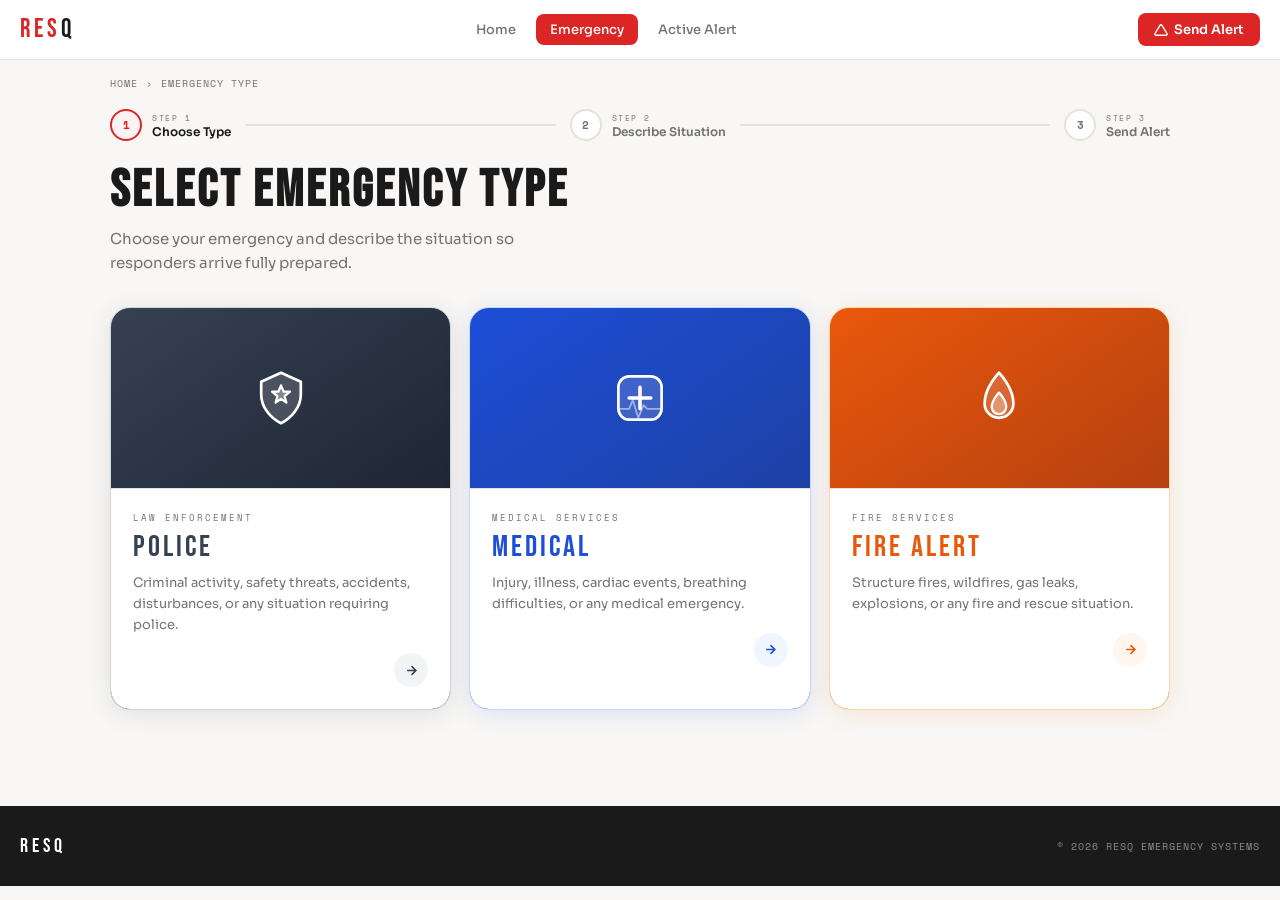
<file: emergency-type.html>
<!DOCTYPE html>
<html lang="en">
<head>
  <meta charset="UTF-8"/>
  <meta name="viewport" content="width=device-width, initial-scale=1.0"/>
  <title>ResQ — Emergency Type</title>
  <link href="https://fonts.googleapis.com/css2?family=Bebas+Neue&family=Space+Mono:wght@400;700&family=Sora:wght@300;400;500;600;700&display=swap" rel="stylesheet"/>
  <link rel="stylesheet" href="emergency_type.css">
</head>
<body>

<nav class="topnav">
  <a href="index.html" class="logo">RES<span>Q</span></a>
  <div class="nav-links">
    <a href="index.html" class="nav-link">Home</a>
    <a href="emergency-type.html" class="nav-link active">Emergency</a>
    <a href="active-alert.html" class="nav-link">Active Alert</a>
  </div>
  <a href="emergency-type.html" class="nav-cta">
    <svg viewBox="0 0 24 24" fill="none" stroke="currentColor" stroke-width="2.5" style="width:14px;height:14px;"><path d="M10.29 3.86L1.82 18a2 2 0 001.71 3h16.94a2 2 0 001.71-3L13.71 3.86a2 2 0 00-3.42 0z"/></svg>
    Send Alert
  </a>
  <button class="hamburger" onclick="toggleMenu()" aria-label="Menu">
    <span id="h1"></span><span id="h2"></span><span id="h3"></span>
  </button>
</nav>

<div class="mobile-menu" id="mobileMenu">
  <a href="index.html" class="mob-link">Home <span>›</span></a>
  <a href="emergency-type.html" class="mob-link active">Emergency Type <span>›</span></a>
  <a href="active-alert.html" class="mob-link">Active Alert <span>›</span></a>
</div>

<div class="page">
  <div class="breadcrumb"><a href="index.html">Home</a><span>›</span><span>Emergency Type</span></div>

  <!-- PILL BAR — always at top, always visible -->
  <div class="pill-bar">
    <div class="pill-top">
      <div class="pill-left">
        <div class="pill-dots">
          <div class="pill-dot active" id="pd1"></div>
          <div class="pill-dot" id="pd2"></div>
          <div class="pill-dot" id="pd3"></div>
        </div>
        <div class="pill-name" id="pillName">Choose Emergency Type</div>
      </div>
      <div class="pill-counter" id="pillCounter">1 / 3</div>
    </div>
    <div class="pill-track"><div class="pill-fill" id="pillFill"></div></div>
  </div>

  <!-- DESKTOP STEPPER -->
  <div class="steps-wrap">
    <div class="steps">
      <div class="step">
        <div class="step-circle active" id="sc1">1</div>
        <div class="step-info"><div class="step-num">Step 1</div><div class="step-label active" id="sl1">Choose Type</div></div>
      </div>
      <div class="step-line" id="line1"></div>
      <div class="step">
        <div class="step-circle" id="sc2">2</div>
        <div class="step-info"><div class="step-num">Step 2</div><div class="step-label" id="sl2">Describe Situation</div></div>
      </div>
      <div class="step-line" id="line2"></div>
      <div class="step">
        <div class="step-circle" id="sc3">3</div>
        <div class="step-info"><div class="step-num">Step 3</div><div class="step-label" id="sl3">Send Alert</div></div>
      </div>
    </div>
  </div>

  <!-- SCREEN 1: TYPE SELECTION -->
  <div class="screen" id="screen1">
    <h1 class="page-title">SELECT EMERGENCY TYPE</h1>
    <p class="page-desc">Choose your emergency and describe the situation so responders arrive fully prepared.</p>
    <div class="cards-grid">
      <div class="ecard card-police" onclick="goToStep2('police')">
        <div class="card-img">
          <svg viewBox="0 0 80 80" fill="none" style="width:72px;height:72px;">
            <path d="M40 12 L 18 22 V 36 C 18 50 28 62 40 68 C 52 62 62 50 62 36 V 22 L 40 12 Z" stroke="white" stroke-width="3" fill="rgba(255,255,255,0.15)" stroke-linejoin="round"/>
            <path d="M40 26 L 43 33 H 50 L 44 38 L 46 45 L 40 41 L 34 45 L 36 38 L 30 33 H 37 L 40 26 Z" stroke="white" stroke-width="2.5" fill="rgba(255,255,255,0.3)" stroke-linejoin="round"/>
          </svg>
        </div>
        <div class="card-body">
          <div class="card-type">Law Enforcement</div>
          <div class="card-name">POLICE</div>
          <div class="card-desc">Criminal activity, safety threats, accidents, disturbances, or any situation requiring police.</div>
          <div class="card-footer"><div class="arrow-btn"><svg viewBox="0 0 24 24" fill="none" stroke="currentColor" stroke-width="2.5" style="width:15px;height:15px;"><path d="M5 12h14M12 5l7 7-7 7"/></svg></div></div>
        </div>
      </div>
      <div class="ecard card-medical" onclick="goToStep2('medical')">
        <div class="card-img">
          <svg viewBox="0 0 80 80" fill="none" style="width:72px;height:72px;">
            <rect x="16" y="16" width="48" height="48" rx="12" stroke="white" stroke-width="3" fill="rgba(255,255,255,0.15)"/>
            <path d="M16 52 h 12 l 4 -10 l 6 20 l 6 -14 l 4 4 h 16" stroke="white" stroke-width="2" stroke-linecap="round" stroke-linejoin="round" opacity="0.5"/>
            <path d="M40 28 v 24 M28 40 h 24" stroke="white" stroke-width="4" stroke-linecap="round"/>
          </svg>
        </div>
        <div class="card-body">
          <div class="card-type">Medical Services</div>
          <div class="card-name">MEDICAL</div>
          <div class="card-desc">Injury, illness, cardiac events, breathing difficulties, or any medical emergency.</div>
          <div class="card-footer"><div class="arrow-btn"><svg viewBox="0 0 24 24" fill="none" stroke="currentColor" stroke-width="2.5" style="width:15px;height:15px;"><path d="M5 12h14M12 5l7 7-7 7"/></svg></div></div>
        </div>
      </div>
      <div class="ecard card-fire" onclick="goToStep2('fire')">
        <div class="card-img">
          <svg viewBox="0 0 80 80" fill="none" style="width:72px;height:72px;">
            <path d="M40 12 C 40 12 24 28 24 46 C 24 54.8 31.2 62 40 62 C 48.8 62 56 54.8 56 46 C 56 28 40 12 40 12 Z" stroke="white" stroke-width="3" fill="rgba(255,255,255,0.15)" stroke-linejoin="round"/>
            <path d="M40 34 C 40 34 32 42 32 50 C 32 54.4 35.6 58 40 58 C 44.4 58 48 54.4 48 50 C 48 42 40 34 40 34 Z" stroke="white" stroke-width="2.5" fill="rgba(255,255,255,0.3)" stroke-linejoin="round"/>
          </svg>
        </div>
        <div class="card-body">
          <div class="card-type">Fire Services</div>
          <div class="card-name">FIRE ALERT</div>
          <div class="card-desc">Structure fires, wildfires, gas leaks, explosions, or any fire and rescue situation.</div>
          <div class="card-footer"><div class="arrow-btn"><svg viewBox="0 0 24 24" fill="none" stroke="currentColor" stroke-width="2.5" style="width:15px;height:15px;"><path d="M5 12h14M12 5l7 7-7 7"/></svg></div></div>
        </div>
      </div>
    </div>

  </div>

  <!-- SCREEN 2: SITUATION SELECTION -->
  <div class="screen hidden" id="screen2">
    <div class="sit-screen-header">
      <button class="back-btn" onclick="goBack()">
        <svg viewBox="0 0 24 24" fill="none" stroke="currentColor" stroke-width="2.5" style="width:16px;height:16px;"><path d="M19 12H5M12 19l-7-7 7-7"/></svg>
      </button>
      <div class="sit-screen-title">DESCRIBE SITUATION</div>
    </div>
    <div class="type-badge" id="typeBadge"></div>
    <p class="sit-screen-sub">Select the best match — this helps responders prepare before arrival.</p>
    <div class="situations" id="situationBtns"></div>
    <button class="send-btn" id="sendBtn" disabled onclick="sendAlert()">
      <svg viewBox="0 0 24 24" fill="none" stroke="currentColor" stroke-width="2.5" style="width:17px;height:17px;"><path d="M10.29 3.86L1.82 18a2 2 0 001.71 3h16.94a2 2 0 001.71-3L13.71 3.86a2 2 0 00-3.42 0z"/></svg>
      <span id="sendLabel">SEND ALERT</span>
    </button>
  </div>

</div>

<footer>
  <div class="footer-logo">RESQ</div>
  <div>© 2026 RESQ EMERGENCY SYSTEMS</div>
</footer>

<script>
  function toggleMenu(){
    const m=document.getElementById('mobileMenu'),o=m.classList.toggle('open');
    document.getElementById('h1').style.transform=o?'translateY(7px) rotate(45deg)':'';
    document.getElementById('h2').style.opacity=o?'0':'1';
    document.getElementById('h3').style.transform=o?'translateY(-7px) rotate(-45deg)':'';
    document.body.style.overflow=o?'hidden':'';
  }
  const SITUATIONS={
    police:{label:'POLICE',sendLabel:'SEND POLICE ALERT',btnClass:'send-btn-police',activeClass:'active-police',badgeClass:'type-badge-police',
      items:[{icon:'🏠',label:'Break-in / Burglary'},{icon:'⚠️',label:'Assault / Violence'},{icon:'💰',label:'Robbery'},{icon:'👤',label:'Suspicious Person'},{icon:'🚗',label:'Road Accident'},{icon:'❓',label:'Other / Unsure'}]},
    medical:{label:'MEDICAL',sendLabel:'SEND MEDICAL ALERT',btnClass:'send-btn-medical',activeClass:'active-medical',badgeClass:'type-badge-medical',
      items:[{icon:'❤️',label:'Chest Pain / Heart'},{icon:'😶',label:'Unconscious'},{icon:'🫁',label:'Difficulty Breathing'},{icon:'🩹',label:'Severe Bleeding'},{icon:'🧠',label:'Stroke Symptoms'},{icon:'💉',label:'Allergic Reaction'},{icon:'⚡',label:'Seizure'},{icon:'❓',label:'Other / Unsure'}]},
    fire:{label:'FIRE',sendLabel:'SEND FIRE ALERT',btnClass:'send-btn-fire',activeClass:'active-fire',badgeClass:'type-badge-fire',
      items:[{icon:'🏢',label:'Building on Fire'},{icon:'🚗',label:'Vehicle Fire'},{icon:'🌳',label:'Wildfire / Bush Fire'},{icon:'💨',label:'Gas Leak'},{icon:'🆘',label:'Person Trapped'},{icon:'❓',label:'Other / Unsure'}]}
  };
  let activeType=null,selectedSituation=null;
  const STEP_NAMES=['Choose Emergency Type','Describe the Situation','Ready — Send Alert'];
  const PILL_WIDTHS=['33.33%','66.66%','100%'];

  function setStep(n){
    ['pd1','pd2','pd3'].forEach((id,i)=>{
      const el=document.getElementById(id);
      if(i+1<n) el.className='pill-dot done';
      else if(i+1===n) el.className=n===3?'pill-dot active-green':'pill-dot active';
      else el.className='pill-dot';
    });
    document.getElementById('pillName').textContent=STEP_NAMES[n-1];
    document.getElementById('pillCounter').textContent=n+' / 3';
    const fill=document.getElementById('pillFill');
    fill.style.width=PILL_WIDTHS[n-1];
    fill.style.background=n===3?'var(--green)':'var(--red)';
    const states={1:['active','',''],2:['done','active',''],3:['done','done','done']};
    const s=states[n];
    ['sc1','sc2','sc3'].forEach((id,i)=>{
      const el=document.getElementById(id);
      el.className='step-circle'+(s[i]?' '+s[i]:'');
      el.innerHTML=s[i]==='done'?'✓':(i+1);
    });
    ['sl1','sl2','sl3'].forEach((id,i)=>{
      document.getElementById(id).className='step-label'+(s[i]?' '+s[i]:'');
    });
    document.getElementById('line1').className='step-line'+(n>1?' done':'');
    document.getElementById('line2').className='step-line'+(n>2?' done':n===2?' halfway':'');
  }

  function showScreen(id){
    document.getElementById('screen1').classList.add('hidden');
    document.getElementById('screen2').classList.add('hidden');
    document.getElementById(id).classList.remove('hidden');
    window.scrollTo({top:0,behavior:'smooth'});
  }

  function goToStep2(type){
    activeType=type; selectedSituation=null;
    const cfg=SITUATIONS[type];
    const badge=document.getElementById('typeBadge');
    badge.textContent=cfg.label;
    badge.className='type-badge '+cfg.badgeClass;
    const btn=document.getElementById('sendBtn');
    btn.className='send-btn '+cfg.btnClass;
    btn.disabled=true;
    document.getElementById('sendLabel').textContent=cfg.sendLabel;
    document.getElementById('situationBtns').innerHTML=cfg.items.map(item=>
      `<button class="sit-btn" onclick="selectSit(this,'${item.label}')">
        <span class="sit-icon">${item.icon}</span>
        <span class="sit-label">${item.label}</span>
      </button>`).join('');
    showScreen('screen2');
    setStep(2);
  }

  function goBack(){
    showScreen('screen1');
    activeType=null; selectedSituation=null;
    setStep(1);
  }

  function selectSit(btn,label){
    document.querySelectorAll('#situationBtns .sit-btn').forEach(b=>b.classList.remove(SITUATIONS[activeType].activeClass));
    btn.classList.add(SITUATIONS[activeType].activeClass);
    selectedSituation=label;
    document.getElementById('sendBtn').disabled=false;
    setStep(3);
  }

  function sendAlert(){
    if(!activeType||!selectedSituation)return;
    localStorage.setItem('resq_alert',JSON.stringify({
      id:'RQ-'+Math.floor(Math.random()*900000+100000),
      type:activeType,situation:selectedSituation,
      timestamp:new Date().toISOString()
    }));
    window.location.href='active-alert.html';
  }
</script>
</body>
</html>
</file>
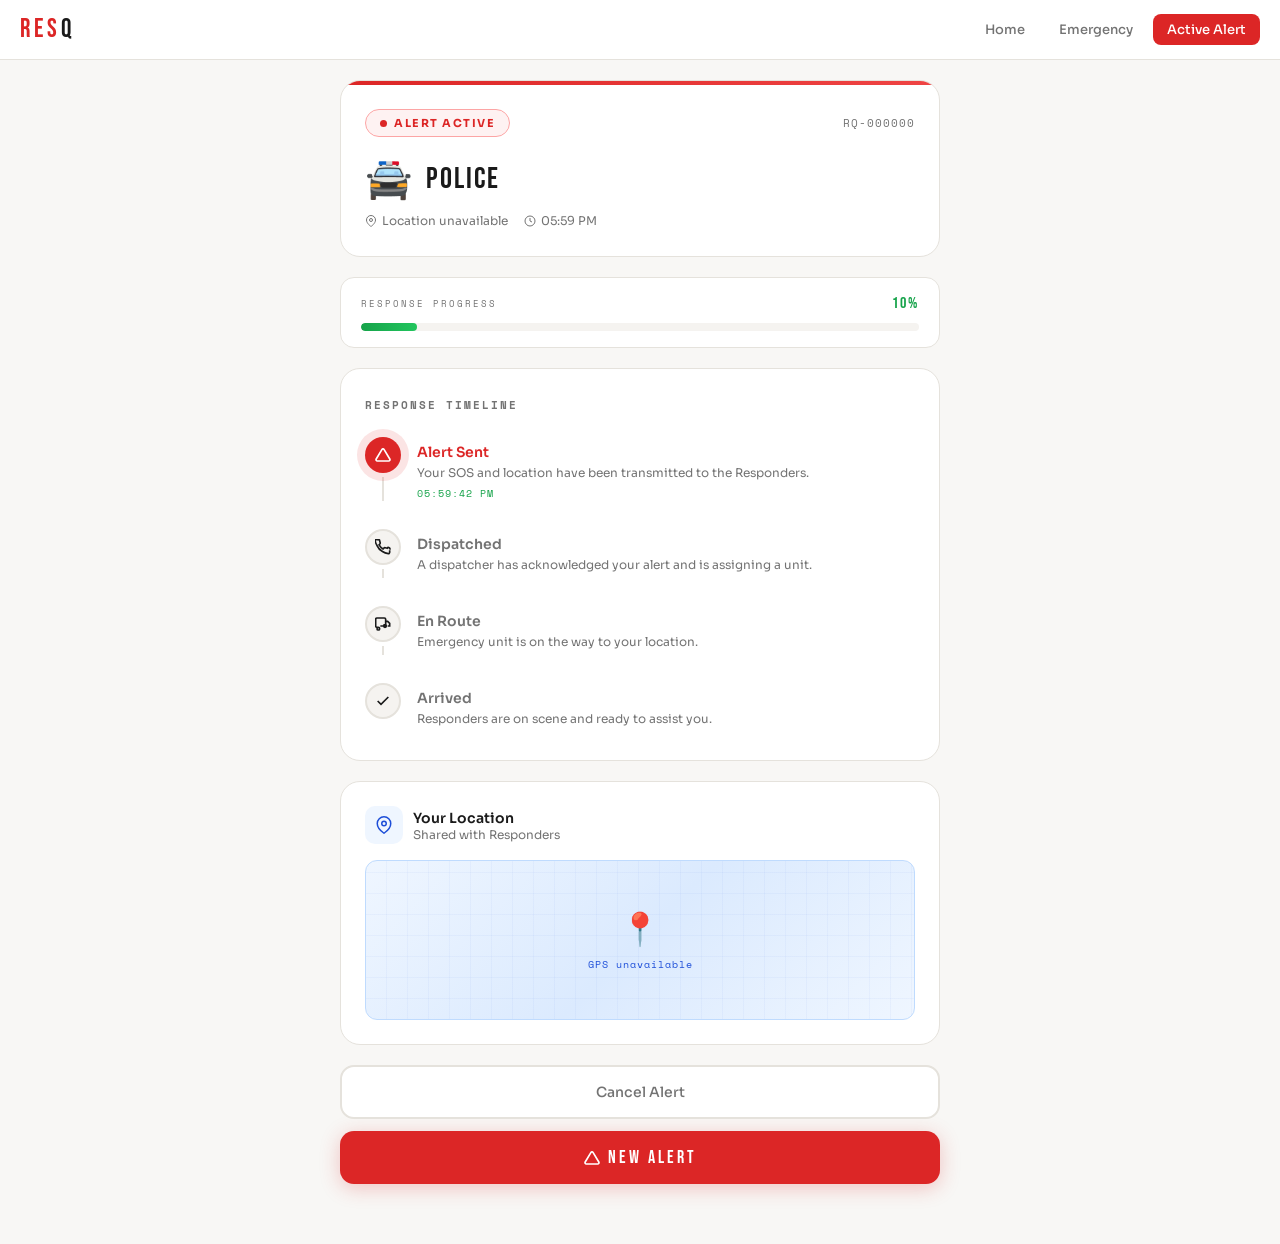
<file: UI_Project/frontend/active-alert.html>
<!DOCTYPE html>
<html lang="en">
<head>
  <meta charset="UTF-8" />
  <meta name="viewport" content="width=device-width, initial-scale=1.0" />
  <title>Active Alert — ResQ</title>
  <script src="https://cdn.socket.io/4.5.4/socket.io.min.js"></script>
  <link href="https://fonts.googleapis.com/css2?family=Bebas+Neue&family=Space+Mono:wght@400;700&family=Sora:wght@300;400;500;600;700&display=swap" rel="stylesheet" />
  <link rel="stylesheet" href="active_alert.css" />
</head>
<body>

<nav class="topnav">
  <a href="index.html" class="logo">RES<span>Q</span></a>
  <div class="nav-links">
    <a href="index.html" class="nav-link">Home</a>
    <a href="emergency-type.html" class="nav-link">Emergency</a>
    <a href="active-alert.html" class="nav-link active">Active Alert</a>
  </div>
  <button class="hamburger" onclick="toggleMenu()" aria-label="Menu">
    <span id="h1"></span><span id="h2"></span><span id="h3"></span>
  </button>
</nav>

<div class="mobile-menu" id="mobileMenu">
  <a href="index.html" class="mob-link">Home <span>›</span></a>
  <a href="emergency-type.html" class="mob-link">Emergency Type <span>›</span></a>
  <a href="active-alert.html" class="mob-link active">Active Alert <span>›</span></a>
</div>

<div class="page">

  <div class="arrived-banner" id="arrivedBanner">
    <div class="arrived-icon">✅</div>
    <div>
      <div class="arrived-text">Responders have arrived</div>
      <div class="arrived-sub">Help is on the scene. Stay calm and follow instructions.</div>
    </div>
  </div>

  <div class="alert-header" id="alertHeader">
    <div class="ah-top">
      <div class="alert-badge" id="alertBadge">
        <div class="pulse-dot" id="pulseDot"></div>
        <span id="badgeText">ALERT ACTIVE</span>
      </div>
      <div class="alert-id" id="alertIdDisplay">—</div>
    </div>
    <div class="alert-type-row">
      <div class="alert-icon" id="alertIconDisplay">🚨</div>
      <div>
        <div class="alert-type-name" id="alertTypeDisplay">EMERGENCY</div>
        <div class="situation-tag" id="situationTag"></div>
      </div>
    </div>
    <div class="alert-meta">
      <span>
        <svg viewBox="0 0 24 24" fill="none" stroke="currentColor" stroke-width="2" style="width:12px;height:12px;"><path d="M21 10c0 7-9 13-9 13s-9-6-9-13a9 9 0 0 1 18 0z"/><circle cx="12" cy="10" r="3"/></svg>
        <span id="alertLocationDisplay">Getting location…</span>
      </span>
      <span>
        <svg viewBox="0 0 24 24" fill="none" stroke="currentColor" stroke-width="2" style="width:12px;height:12px;"><circle cx="12" cy="12" r="10"/><polyline points="12 6 12 12 16 14"/></svg>
        <span id="alertTimeDisplay">Just now</span>
      </span>
    </div>
  </div>

  <div class="progress-wrap">
    <div class="progress-label">
      <div class="progress-title">Response Progress</div>
      <div class="progress-pct" id="progressPct">0%</div>
    </div>
    <div class="progress-track">
      <div class="progress-fill" id="progressFill"></div>
    </div>
  </div>

  <div class="timeline-card">
    <div class="tc-title">Response Timeline</div>

    <div class="tl-item">
      <div class="tl-left">
        <div class="tl-dot pending" id="dot-0">
          <svg viewBox="0 0 24 24" fill="none" stroke="currentColor" stroke-width="2.5"><path d="M10.29 3.86L1.82 18a2 2 0 001.71 3h16.94a2 2 0 001.71-3L13.71 3.86a2 2 0 00-3.42 0z"/></svg>
        </div>
        <div class="tl-line" id="line-0"></div>
      </div>
      <div class="tl-content">
        <div class="tl-step pending" id="label-0">Alert Sent</div>
        <div class="tl-desc">Your SOS and location have been transmitted to the Responders.</div>
        <div class="tl-time" id="time-0"></div>
      </div>
    </div>

    <div class="tl-item">
      <div class="tl-left">
        <div class="tl-dot pending" id="dot-1">
          <svg viewBox="0 0 24 24" fill="none" stroke="currentColor" stroke-width="2.5"><path d="M22 16.92v3a2 2 0 01-2.18 2 19.79 19.79 0 01-8.63-3.07A19.5 19.5 0 013.07 9.81a19.79 19.79 0 01-3.07-8.68A2 2 0 012 .84h3a2 2 0 012 1.72c.127.96.361 1.903.7 2.81a2 2 0 01-.45 2.11L6.09 8.91a16 16 0 006 6l1.27-1.27a2 2 0 012.11-.45c.907.339 1.85.573 2.81.7A2 2 0 0122 16"/></svg>
        </div>
        <div class="tl-line" id="line-1"></div>
      </div>
      <div class="tl-content">
        <div class="tl-step pending" id="label-1">Dispatched</div>
        <div class="tl-desc">A dispatcher has acknowledged your alert and is assigning a unit.</div>
        <div class="tl-time" id="time-1"></div>
      </div>
    </div>

    <div class="tl-item">
      <div class="tl-left">
        <div class="tl-dot pending" id="dot-2">
          <svg viewBox="0 0 24 24" fill="none" stroke="currentColor" stroke-width="2.5"><path d="M5 17H3a2 2 0 01-2-2V5a2 2 0 012-2h11a2 2 0 012 2v3m0 0h3l3 3v4h-3m-3-7v7m0 0H8m9 0a2 2 0 11-4 0 2 2 0 014 0zM5 17a2 2 0 100 4 2 2 0 000-4z"/></svg>
        </div>
        <div class="tl-line" id="line-2"></div>
      </div>
      <div class="tl-content">
        <div class="tl-step pending" id="label-2">En Route</div>
        <div class="tl-desc">Emergency unit is on the way to your location.</div>
        <div class="tl-time" id="time-2"></div>
      </div>
    </div>

    <div class="tl-item">
      <div class="tl-left">
        <div class="tl-dot pending" id="dot-3">
          <svg viewBox="0 0 24 24" fill="none" stroke="currentColor" stroke-width="2.5"><polyline points="20 6 9 17 4 12"/></svg>
        </div>
      </div>
      <div class="tl-content">
        <div class="tl-step pending" id="label-3">Arrived</div>
        <div class="tl-desc">Responders are on scene and ready to assist you.</div>
        <div class="tl-time" id="time-3"></div>
      </div>
    </div>

  </div>

  <div class="location-card">
    <div class="lc-top">
      <div class="lc-icon">
        <svg viewBox="0 0 24 24" fill="none" stroke="#1D4ED8" stroke-width="2" style="width:18px;height:18px;"><path d="M21 10c0 7-9 13-9 13s-9-6-9-13a9 9 0 0 1 18 0z"/><circle cx="12" cy="10" r="3"/></svg>
      </div>
      <div>
        <div class="lc-title">Your Location</div>
        <div class="lc-sub">Shared with Responders</div>
      </div>
    </div>
    <div class="map-placeholder">
      <div class="map-pin">📍</div>
      <div class="map-coords" id="mapCoords">Acquiring GPS…</div>
    </div>
  </div>

  <button class="cancel-btn" onclick="cancelAlert()">Cancel Alert</button>
  <a href="emergency-type.html" class="new-alert-btn">
    <svg viewBox="0 0 24 24" fill="none" stroke="currentColor" stroke-width="2.5" style="width:16px;height:16px;"><path d="M10.29 3.86L1.82 18a2 2 0 001.71 3h16.94a2 2 0 001.71-3L13.71 3.86a2 2 0 00-3.42 0z"/></svg>
    NEW ALERT
  </a>

</div>

<script>
  // ============================================
  // CONFIGURATION
  // ============================================
  const API_BASE = 'http://localhost:3000/api';
  const SOCKET_URL = 'http://localhost:3000';

  console.log('🚀 Active Alert Page Loaded');

  // ============================================
  // AUTHENTICATION
  // ============================================
  class AuthManager {
    getToken() {
      return localStorage.getItem('auth_token');
    }
    getHeaders() {
      return {
        'Content-Type': 'application/json',
        'Authorization': `Bearer ${this.getToken()}`
      };
    }
  }

  const auth = new AuthManager();

  // ============================================
  // REAL-TIME SERVICE
  // ============================================
  class RealtimeService {
    constructor() {
      this.socket = null;
    }

    connect() {
      if (this.socket?.connected) return;

      this.socket = io(SOCKET_URL, {
        auth: { token: auth.getToken() || '' },
        reconnection: true
      });

      this.socket.on('connect', () => {
        console.log('✅ Connected to real-time service');
      });

      this.socket.on('disconnect', () => {
        console.log('❌ Disconnected');
      });

      this.socket.on('error', (error) => {
        console.error('❌ WebSocket error:', error);
      });
    }

    subscribeToAlert(alertId, callback) {
      this.connect();
      console.log('📡 Subscribing to alert:', alertId);
      
      this.socket.emit('subscribe-alert', { alertId });
      
      this.socket.on(`alert-update:${alertId}`, (data) => {
        console.log('📊 Alert update received:', data);
        callback(data);
      });
    }

    disconnect() {
      if (this.socket) this.socket.disconnect();
    }
  }

  const realtimeService = new RealtimeService();

  // ============================================
  // ALERT SERVICE
  // ============================================
  class AlertService {
    async getAlert(alertId) {
      try {
        const response = await fetch(`${API_BASE}/alerts/${alertId}`, {
          headers: auth.getHeaders()
        });

        if (!response.ok) {
          throw new Error(`HTTP ${response.status}`);
        }

        return await response.json();
      } catch (error) {
        console.error('Failed to get alert:', error);
        return null;
      }
    }

    async cancelAlert(alertId) {
      try {
        const response = await fetch(`${API_BASE}/alerts/${alertId}/cancel`, {
          method: 'PATCH',
          headers: auth.getHeaders()
        });

        if (!response.ok) {
          throw new Error(`HTTP ${response.status}`);
        }

        return await response.json();
      } catch (error) {
        console.error('Failed to cancel alert:', error);
        throw error;
      }
    }
  }

  const alertService = new AlertService();

  // ============================================
  // TYPE MAPPING
  // ============================================
  const TYPE_MAP = {
    police: {
      label: 'POLICE',
      icon: '🚔',
      badge: 'badge-police',
      pd: 'pd-police',
      stripe: 'stripe-police',
      stepActive: 'step-active-police',
      labelActive: 'active-police',
      sitTag: 'st-police'
    },
    medical: {
      label: 'MEDICAL',
      icon: '🚑',
      badge: 'badge-medical',
      pd: 'pd-medical',
      stripe: 'stripe-medical',
      stepActive: 'step-active-medical',
      labelActive: 'active-medical',
      sitTag: 'st-medical'
    },
    fire: {
      label: 'FIRE ALERT',
      icon: '🚒',
      badge: 'badge-fire',
      pd: 'pd-fire',
      stripe: 'stripe-fire',
      stepActive: 'step-active-fire',
      labelActive: 'active-fire',
      sitTag: 'st-fire'
    }
  };

  // ============================================
  // GET ALERT DATA FROM URL & LOCALSTORAGE
  // ============================================
  const urlParams = new URLSearchParams(window.location.search);
  const alertId = urlParams.get('alertId');
  const saved = JSON.parse(localStorage.getItem('resq_alert') || 'null');
  
  const alertType = (saved?.type || 'police').toLowerCase();
  const alertTime = saved?.timestamp ? new Date(saved.timestamp) : new Date();
  const situation = saved?.situation || null;
  const info = TYPE_MAP[alertType] || TYPE_MAP.police;

  console.log('Alert Details:', { alertId, alertType, situation, info });

  // ============================================
  // INITIALIZE UI
  // ============================================
  document.getElementById('alertHeader').classList.add(info.stripe);
  document.getElementById('alertBadge').classList.add(info.badge);
  document.getElementById('pulseDot').classList.add(info.pd);
  document.getElementById('alertIconDisplay').textContent = info.icon;
  document.getElementById('alertTypeDisplay').textContent = info.label;
  document.getElementById('alertIdDisplay').textContent = alertId || 'RQ-000000';
  document.getElementById('alertTimeDisplay').textContent =
    alertTime.toLocaleTimeString([], { hour: '2-digit', minute: '2-digit' });

  if (situation) {
    const tag = document.getElementById('situationTag');
    tag.textContent = '📋 ' + situation;
    tag.classList.add(info.sitTag, 'visible');
  }

  // Get GPS location
  if (navigator.geolocation) {
    navigator.geolocation.getCurrentPosition(
      (pos) => {
        const lat = pos.coords.latitude.toFixed(5);
        const lng = pos.coords.longitude.toFixed(5);
        document.getElementById('alertLocationDisplay').textContent = `${lat}, ${lng}`;
        document.getElementById('mapCoords').textContent = `${lat}° N  ${Math.abs(lng)}° E`;
      },
      () => {
        document.getElementById('alertLocationDisplay').textContent = 'Location unavailable';
        document.getElementById('mapCoords').textContent = 'GPS unavailable';
      }
    );
  }

  // ============================================
  // TIMELINE SIMULATION
  // ============================================
  const STEPS = [
    { triggerAt: 0, progress: 10 },
    { triggerAt: 8, progress: 40 },
    { triggerAt: 60, progress: 75 },
    { triggerAt: 180, progress: 100 }
  ];

  const CHECK = '<svg viewBox="0 0 24 24" fill="none" stroke="white" stroke-width="2.5"><polyline points="20 6 9 17 4 12"/></svg>';
  const ICONS = [
    '<svg viewBox="0 0 24 24" fill="none" stroke="white" stroke-width="2.5"><path d="M10.29 3.86L1.82 18a2 2 0 001.71 3h16.94a2 2 0 001.71-3L13.71 3.86a2 2 0 00-3.42 0z"/></svg>',
    '<svg viewBox="0 0 24 24" fill="none" stroke="white" stroke-width="2.5"><path d="M22 16.92v3a2 2 0 01-2.18 2 19.79 19.79 0 01-8.63-3.07A19.5 19.5 0 013.07 9.81a19.79 19.79 0 01-3.07-8.68A2 2 0 012 .84h3a2 2 0 012 1.72c.127.96.361 1.903.7 2.81a2 2 0 01-.45 2.11L6.09 8.91a16 16 0 006 6l1.27-1.27a2 2 0 012.11-.45c.907.339 1.85.573 2.81.7A2 2 0 0122 16"/></svg>',
    '<svg viewBox="0 0 24 24" fill="none" stroke="white" stroke-width="2.5"><path d="M5 17H3a2 2 0 01-2-2V5a2 2 0 012-2h11a2 2 0 012 2v3m0 0h3l3 3v4h-3m-3-7v7m0 0H8m9 0a2 2 0 11-4 0 2 2 0 014 0zM5 17a2 2 0 100 4 2 2 0 000-4z"/></svg>',
    CHECK
  ];

  let elapsed = 0, currentStep = -1;

  function activateStep(i) {
    if (i <= currentStep) return;
    const now = new Date().toLocaleTimeString([], { hour: '2-digit', minute: '2-digit', second: '2-digit' });

    for (let j = 0; j < i; j++) {
      document.getElementById(`dot-${j}`).className = 'tl-dot done';
      document.getElementById(`dot-${j}`).innerHTML = CHECK;
      document.getElementById(`label-${j}`).className = 'tl-step done';
      const line = document.getElementById(`line-${j}`);
      if (line) line.classList.add('done');
    }

    document.getElementById(`dot-${i}`).className = `tl-dot ${info.stepActive}`;
    document.getElementById(`dot-${i}`).innerHTML = ICONS[i];
    document.getElementById(`label-${i}`).className = `tl-step ${info.labelActive}`;
    document.getElementById(`time-${i}`).textContent = now;
    document.getElementById(`time-${i}`).classList.add('visible');

    const pct = STEPS[i].progress;
    document.getElementById('progressFill').style.width = pct + '%';
    document.getElementById('progressPct').textContent = pct + '%';

    if (i === 3) {
      document.getElementById('arrivedBanner').classList.add('show');
      document.getElementById('badgeText').textContent = 'ARRIVED';
    }

    currentStep = i;
  }

  // Simulate timeline progression
  setInterval(() => {
    elapsed++;
    for (let i = 0; i < STEPS.length; i++) {
      if (elapsed >= STEPS[i].triggerAt && i > currentStep) {
        activateStep(i);
      }
    }
  }, 1000);

  activateStep(0);

  // ============================================
  // REAL-TIME UPDATES (from backend)
  // ============================================
  if (alertId) {
    realtimeService.subscribeToAlert(alertId, (update) => {
      console.log('📊 Real-time update:', update);
      
      // Update status badge
      if (update.status) {
        document.getElementById('badgeText').textContent = update.status.toUpperCase();
      }

      // Update progress if available
      if (update.progress) {
        document.getElementById('progressFill').style.width = update.progress + '%';
        document.getElementById('progressPct').textContent = update.progress + '%';
      }

      // Check if responders arrived
      if (update.status === 'arrived') {
        document.getElementById('arrivedBanner').classList.add('show');
      }
    });
  }

  // ============================================
  // UI FUNCTIONS
  // ============================================
  function toggleMenu() {
    const m = document.getElementById('mobileMenu');
    const o = m.classList.toggle('open');
    document.getElementById('h1').style.transform = o ? 'translateY(7px) rotate(45deg)' : '';
    document.getElementById('h2').style.opacity = o ? '0' : '1';
    document.getElementById('h3').style.transform = o ? 'translateY(-7px) rotate(-45deg)' : '';
    document.body.style.overflow = o ? 'hidden' : '';
  }

  async function cancelAlert() {
    if (!confirm('Cancel this alert? Only do this if you no longer need help.')) {
      return;
    }

    try {
      if (alertId) {
        await alertService.cancelAlert(alertId);
      }
      localStorage.removeItem('resq_alert');
      window.location.href = 'index.html';
    } catch (error) {
      alert('Failed to cancel alert: ' + error.message);
    }
  }

  // Cleanup on page unload
  window.addEventListener('beforeunload', () => {
    realtimeService.disconnect();
  });
</script>
</body>
</html>
</file>
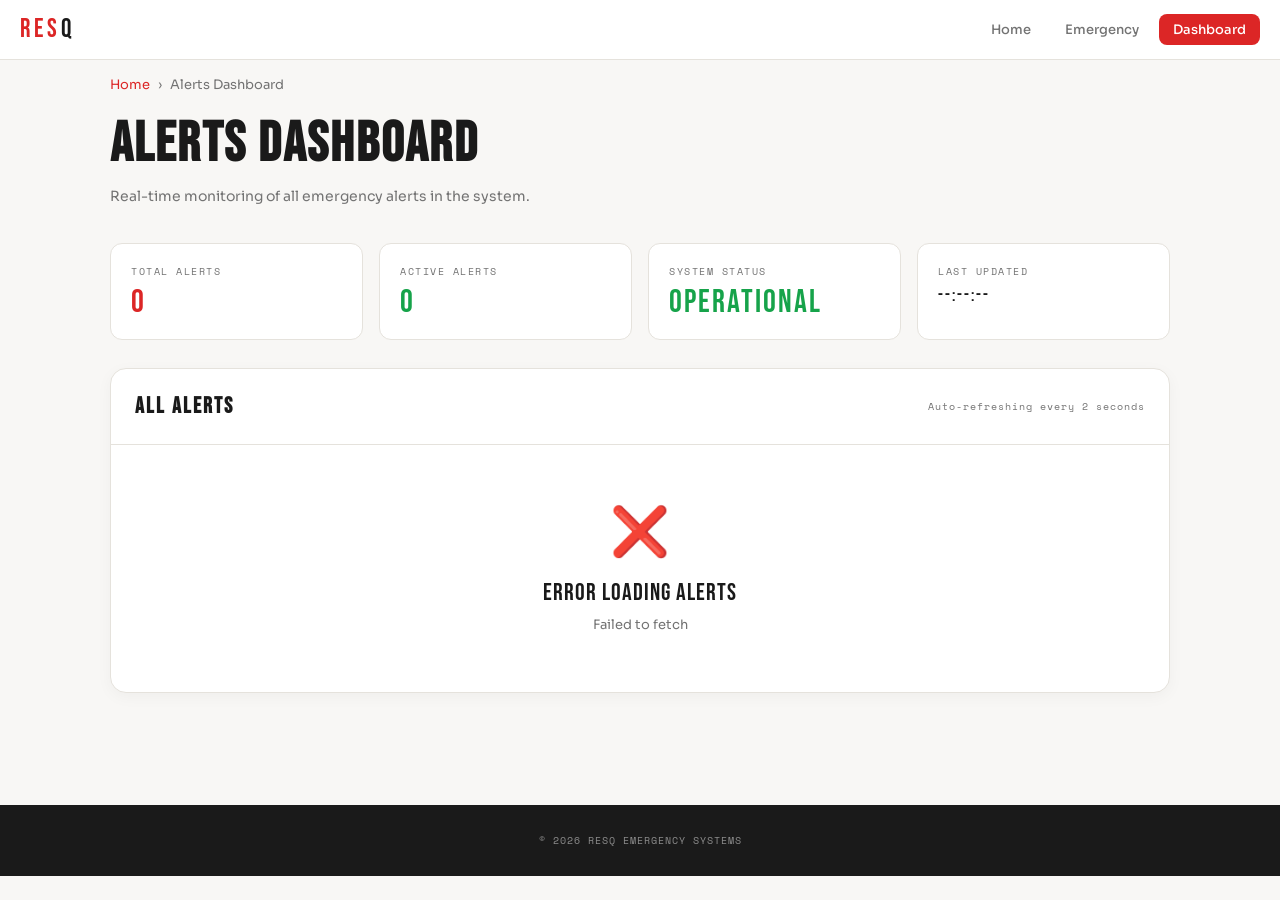
<file: UI_Project/frontend/dashboard.html>
<!DOCTYPE html>
<html lang="en">
<head>
    <meta charset="UTF-8">
    <meta name="viewport" content="width=device-width, initial-scale=1.0">
    <title>ResQ - Alerts Dashboard</title>
    <link href="https://fonts.googleapis.com/css2?family=Bebas+Neue&family=Space+Mono:wght@400;700&family=Sora:wght@300;400;500;600;700&display=swap" rel="stylesheet"/>
    <style>
        :root {
            --red: #DC2626;
            --red-light: #FEF2F2;
            --red-mid: #FCA5A5;
            --blue: #1D4ED8;
            --green: #16A34A;
            --bg: #F8F7F5;
            --border: #E5E2DC;
            --text: #1A1A1A;
            --muted: #737373;
            --subtle: #F5F3F0;
        }

        * {
            box-sizing: border-box;
            margin: 0;
            padding: 0;
        }

        body {
            font-family: 'Sora', sans-serif;
            background: var(--bg);
            color: var(--text);
            min-height: 100vh;
            overflow-x: hidden;
        }

        /* NAVBAR */
        .topnav {
            position: fixed;
            top: 0;
            left: 0;
            right: 0;
            height: 60px;
            background: rgba(255, 255, 255, 0.95);
            backdrop-filter: blur(12px);
            border-bottom: 1px solid var(--border);
            display: flex;
            align-items: center;
            justify-content: space-between;
            padding: 0 20px;
            z-index: 200;
        }

        .logo {
            font-family: 'Bebas Neue', sans-serif;
            font-size: 26px;
            letter-spacing: 4px;
            color: var(--red);
            text-decoration: none;
        }

        .logo span {
            color: var(--text);
        }

        .nav-links {
            display: flex;
            align-items: center;
            gap: 6px;
        }

        .nav-link {
            padding: 7px 14px;
            border-radius: 8px;
            font-size: 13px;
            font-weight: 500;
            color: var(--muted);
            text-decoration: none;
            transition: all 0.2s;
        }

        .nav-link:hover {
            background: var(--subtle);
            color: var(--text);
        }

        .nav-link.active {
            background: var(--red);
            color: white;
        }

        .nav-cta {
            display: flex;
            align-items: center;
            gap: 6px;
            padding: 8px 16px;
            background: var(--red);
            color: white;
            border-radius: 8px;
            font-size: 13px;
            font-weight: 600;
            text-decoration: none;
            transition: all 0.2s;
            white-space: nowrap;
        }

        .nav-cta:hover {
            background: #B91C1C;
        }

        /* MAIN CONTENT */
        .container {
            max-width: 1100px;
            margin: 0 auto;
            padding: 76px 20px 56px 20px;
        }

        .breadcrumb {
            display: flex;
            align-items: center;
            gap: 8px;
            margin-bottom: 24px;
            font-size: 13px;
            color: var(--muted);
        }

        .breadcrumb a {
            color: var(--red);
            text-decoration: none;
            transition: all 0.2s;
        }

        .breadcrumb a:hover {
            color: #B91C1C;
        }

        .page-header {
            margin-bottom: 36px;
        }

        .page-title {
            font-family: 'Bebas Neue', sans-serif;
            font-size: 56px;
            letter-spacing: 2px;
            line-height: 1;
            margin-bottom: 12px;
            color: var(--text);
        }

        .page-desc {
            font-size: 14px;
            color: var(--muted);
            line-height: 1.6;
            max-width: 500px;
        }

        /* STATS GRID */
        .stats-grid {
            display: grid;
            grid-template-columns: repeat(auto-fit, minmax(200px, 1fr));
            gap: 16px;
            margin-bottom: 28px;
        }

        .stat-box {
            background: white;
            padding: 20px;
            border-radius: 12px;
            border: 1px solid var(--border);
            display: flex;
            flex-direction: column;
            gap: 8px;
            transition: all 0.2s;
        }

        .stat-box:hover {
            border-color: var(--red);
            box-shadow: 0 4px 16px rgba(220, 38, 38, 0.08);
        }

        .stat-label {
            font-family: 'Space Mono', monospace;
            font-size: 10px;
            color: var(--muted);
            letter-spacing: 1.5px;
            text-transform: uppercase;
        }

        .stat-value {
            font-family: 'Bebas Neue', sans-serif;
            font-size: 32px;
            letter-spacing: 2px;
            line-height: 1;
            color: var(--text);
        }

        .stat-value.red {
            color: var(--red);
        }

        .stat-value.green {
            color: var(--green);
        }

        /* TABLE CARD */
        .card {
            background: white;
            border-radius: 16px;
            border: 1px solid var(--border);
            overflow: hidden;
            box-shadow: 0 4px 16px rgba(0, 0, 0, 0.04);
        }

        .card-header {
            padding: 24px;
            border-bottom: 1px solid var(--border);
            display: flex;
            justify-content: space-between;
            align-items: center;
        }

        .card-header h2 {
            font-family: 'Bebas Neue', sans-serif;
            font-size: 22px;
            letter-spacing: 2px;
            color: var(--text);
        }

        .refresh-label {
            font-family: 'Space Mono', monospace;
            font-size: 10px;
            color: var(--muted);
            letter-spacing: 1px;
        }

        .card-body {
            overflow-x: auto;
        }

        table {
            width: 100%;
            border-collapse: collapse;
        }

        thead th {
            padding: 16px 24px;
            background: var(--subtle);
            border-bottom: 1px solid var(--border);
            font-family: 'Space Mono', monospace;
            font-size: 10px;
            font-weight: 600;
            color: var(--muted);
            letter-spacing: 1.5px;
            text-transform: uppercase;
            text-align: left;
        }

        tbody td {
            padding: 16px 24px;
            border-bottom: 1px solid var(--border);
            font-size: 13px;
            color: var(--text);
        }

        tbody tr:last-child td {
            border-bottom: none;
        }

        tbody tr:hover {
            background: var(--red-light);
        }

        .alert-id {
            font-family: 'Space Mono', monospace;
            color: var(--red);
            font-weight: 600;
            font-size: 12px;
            letter-spacing: 0.5px;
        }

        .badge {
            display: inline-flex;
            align-items: center;
            padding: 6px 12px;
            border-radius: 8px;
            font-size: 11px;
            font-weight: 600;
            letter-spacing: 1px;
            text-transform: uppercase;
        }

        .badge-medical {
            background: var(--red-light);
            color: var(--red);
            border: 1px solid var(--red-mid);
        }

        .badge-police {
            background: #DBEAFE;
            color: var(--blue);
            border: 1px solid #93C5FD;
        }

        .badge-fire {
            background: #FEF3C7;
            color: #D97706;
            border: 1px solid #FCD34D;
        }

        .status {
            font-family: 'Space Mono', monospace;
            font-size: 11px;
            font-weight: 600;
            letter-spacing: 0.5px;
            text-transform: capitalize;
        }

        .status.confirmed {
            color: var(--green);
        }

        .status.en-route {
            color: #F59E0B;
        }

        .status.arrived {
            color: var(--green);
        }

        .status.cancelled {
            color: var(--red);
        }

        .location {
            font-family: 'Space Mono', monospace;
            font-size: 11px;
            color: var(--muted);
            letter-spacing: 0.5px;
        }

        .time {
            font-family: 'Space Mono', monospace;
            font-size: 11px;
            color: var(--muted);
            letter-spacing: 0.5px;
        }

        /* EMPTY STATE */
        .empty-state {
            padding: 56px 24px;
            text-align: center;
        }

        .empty-icon {
            font-size: 48px;
            margin-bottom: 16px;
        }

        .empty-title {
            font-family: 'Bebas Neue', sans-serif;
            font-size: 24px;
            letter-spacing: 1px;
            color: var(--text);
            margin-bottom: 8px;
        }

        .empty-desc {
            font-size: 13px;
            color: var(--muted);
            line-height: 1.6;
        }

        /* LOADING */
        .loading {
            text-align: center;
            padding: 56px 24px;
        }

        .spinner {
            border: 3px solid var(--subtle);
            border-top: 3px solid var(--red);
            border-radius: 50%;
            width: 32px;
            height: 32px;
            animation: spin 1s linear infinite;
            margin: 0 auto 16px;
        }

        @keyframes spin {
            0% { transform: rotate(0deg); }
            100% { transform: rotate(360deg); }
        }

        .loading-text {
            font-size: 13px;
            color: var(--muted);
        }

        /* FOOTER */
        footer {
            background: var(--text);
            color: rgba(255, 255, 255, 0.5);
            padding: 28px 20px;
            margin-top: 56px;
            font-family: 'Space Mono', monospace;
            font-size: 10px;
            letter-spacing: 1px;
            text-align: center;
        }

        /* RESPONSIVE */
        @media (max-width: 900px) {
            .page-title {
                font-size: 42px;
            }

            .stats-grid {
                grid-template-columns: repeat(2, 1fr);
            }

            thead th {
                padding: 12px 16px;
            }

            tbody td {
                padding: 12px 16px;
            }
        }

        @media (max-width: 768px) {
            .container {
                padding: 68px 16px 40px 16px;
            }

            .nav-links, .nav-cta {
                display: none;
            }

            .page-title {
                font-size: 36px;
            }

            .page-desc {
                font-size: 13px;
            }

            .stats-grid {
                grid-template-columns: 1fr;
                gap: 12px;
            }

            .card-header {
                padding: 20px 16px;
                flex-direction: column;
                align-items: flex-start;
                gap: 12px;
            }

            .card-header h2 {
                font-size: 18px;
            }

            thead th {
                padding: 12px 12px;
                font-size: 9px;
            }

            tbody td {
                padding: 12px;
                font-size: 12px;
            }

            .badge {
                padding: 4px 10px;
                font-size: 9px;
            }

            .alert-id {
                font-size: 11px;
            }

            .location {
                font-size: 10px;
            }

            .time {
                font-size: 10px;
            }
        }

        @media (max-width: 480px) {
            .page-title {
                font-size: 28px;
            }

            .stat-value {
                font-size: 24px;
            }

            .card-header h2 {
                font-size: 16px;
            }

            thead th {
                font-size: 8px;
                padding: 10px 8px;
            }

            tbody td {
                padding: 10px 8px;
                font-size: 11px;
            }

            .badge {
                padding: 3px 8px;
                font-size: 8px;
            }
        }
    </style>
</head>
<body>

<nav class="topnav">
    <a href="http://localhost:8000" class="logo">RES<span>Q</span></a>
    <div class="nav-links">
        <a href="http://localhost:8000" class="nav-link">Home</a>
        <a href="http://localhost:8000/emergency-type.html" class="nav-link">Emergency</a>
        <a href="http://localhost:8000/dashboard.html" class="nav-link active">Dashboard</a>
    </div>
</nav>

<div class="container">
    <div class="breadcrumb">
        <a href="http://localhost:8000">Home</a>
        <span>›</span>
        <span>Alerts Dashboard</span>
    </div>

    <div class="page-header">
        <h1 class="page-title">ALERTS DASHBOARD</h1>
        <p class="page-desc">Real-time monitoring of all emergency alerts in the system.</p>
    </div>

    <div class="stats-grid">
        <div class="stat-box">
            <div class="stat-label">Total Alerts</div>
            <div class="stat-value red" id="totalAlerts">0</div>
        </div>
        <div class="stat-box">
            <div class="stat-label">Active Alerts</div>
            <div class="stat-value green" id="activeAlerts">0</div>
        </div>
        <div class="stat-box">
            <div class="stat-label">System Status</div>
            <div class="stat-value" style="color: var(--green);">OPERATIONAL</div>
        </div>
        <div class="stat-box">
            <div class="stat-label">Last Updated</div>
            <div class="stat-value" id="lastUpdated" style="font-size: 18px;">--:--:--</div>
        </div>
    </div>

    <div class="card">
        <div class="card-header">
            <h2>All Alerts</h2>
            <div class="refresh-label">Auto-refreshing every 2 seconds</div>
        </div>

        <div class="card-body" id="alertsContainer">
            <div class="loading">
                <div class="spinner"></div>
                <div class="loading-text">Loading alerts...</div>
            </div>
        </div>
    </div>
</div>

<footer>
    <div>© 2026 RESQ EMERGENCY SYSTEMS</div>
</footer>

<script>
    const API_BASE = 'http://localhost:3000/api';

    async function loadAlerts() {
        try {
            const response = await fetch(`${API_BASE}/alerts/all`);
            const alerts = await response.json();

            displayAlerts(alerts);
            updateStats(alerts);
            updateLastUpdated();
        } catch (error) {
            console.error('Error loading alerts:', error);
            document.getElementById('alertsContainer').innerHTML = `
                <div class="empty-state">
                    <div class="empty-icon">❌</div>
                    <div class="empty-title">Error Loading Alerts</div>
                    <div class="empty-desc">${error.message}</div>
                </div>
            `;
        }
    }

    function displayAlerts(alerts) {
        const container = document.getElementById('alertsContainer');

        if (alerts.length === 0) {
            container.innerHTML = `
                <div class="empty-state">
                    <div class="empty-icon">📭</div>
                    <div class="empty-title">No Alerts Yet</div>
                    <div class="empty-desc">Alerts will appear here when sent from the emergency system</div>
                </div>
            `;
            return;
        }

        let html = `
            <table>
                <thead>
                    <tr>
                        <th>Alert ID</th>
                        <th>Type</th>
                        <th>Situation</th>
                        <th>Location</th>
                        <th>Status</th>
                        <th>Created</th>
                    </tr>
                </thead>
                <tbody>
        `;

        alerts.forEach(alert => {
            const typeClass = `badge-${alert.type}`;
            const statusClass = `status ${alert.status.toLowerCase().replace(/\s+/g, '-')}`;
            const createdTime = new Date(alert.createdAt).toLocaleTimeString();
            const location = alert.location ? `${alert.location.lat.toFixed(4)}, ${alert.location.lng.toFixed(4)}` : 'N/A';

            html += `
                <tr>
                    <td class="alert-id">${alert.id}</td>
                    <td><span class="badge ${typeClass}">${alert.type}</span></td>
                    <td>${alert.situation || 'N/A'}</td>
                    <td class="location">${location}</td>
                    <td><span class="${statusClass}">${alert.status}</span></td>
                    <td class="time">${createdTime}</td>
                </tr>
            `;
        });

        html += `
                </tbody>
            </table>
        `;

        container.innerHTML = html;
    }

    function updateStats(alerts) {
        const totalAlerts = alerts.length;
        const activeAlerts = alerts.filter(a => a.status === 'confirmed').length;

        document.getElementById('totalAlerts').textContent = totalAlerts;
        document.getElementById('activeAlerts').textContent = activeAlerts;
    }

    function updateLastUpdated() {
        const now = new Date();
        document.getElementById('lastUpdated').textContent = now.toLocaleTimeString();
    }

    // Load alerts on page load
    loadAlerts();

    // Auto-refresh every 2 seconds
    setInterval(loadAlerts, 2000);

    // Refresh when tab becomes visible
    document.addEventListener('visibilitychange', () => {
        if (!document.hidden) {
            loadAlerts();
        }
    });
</script>

</body>
</html>
</file>
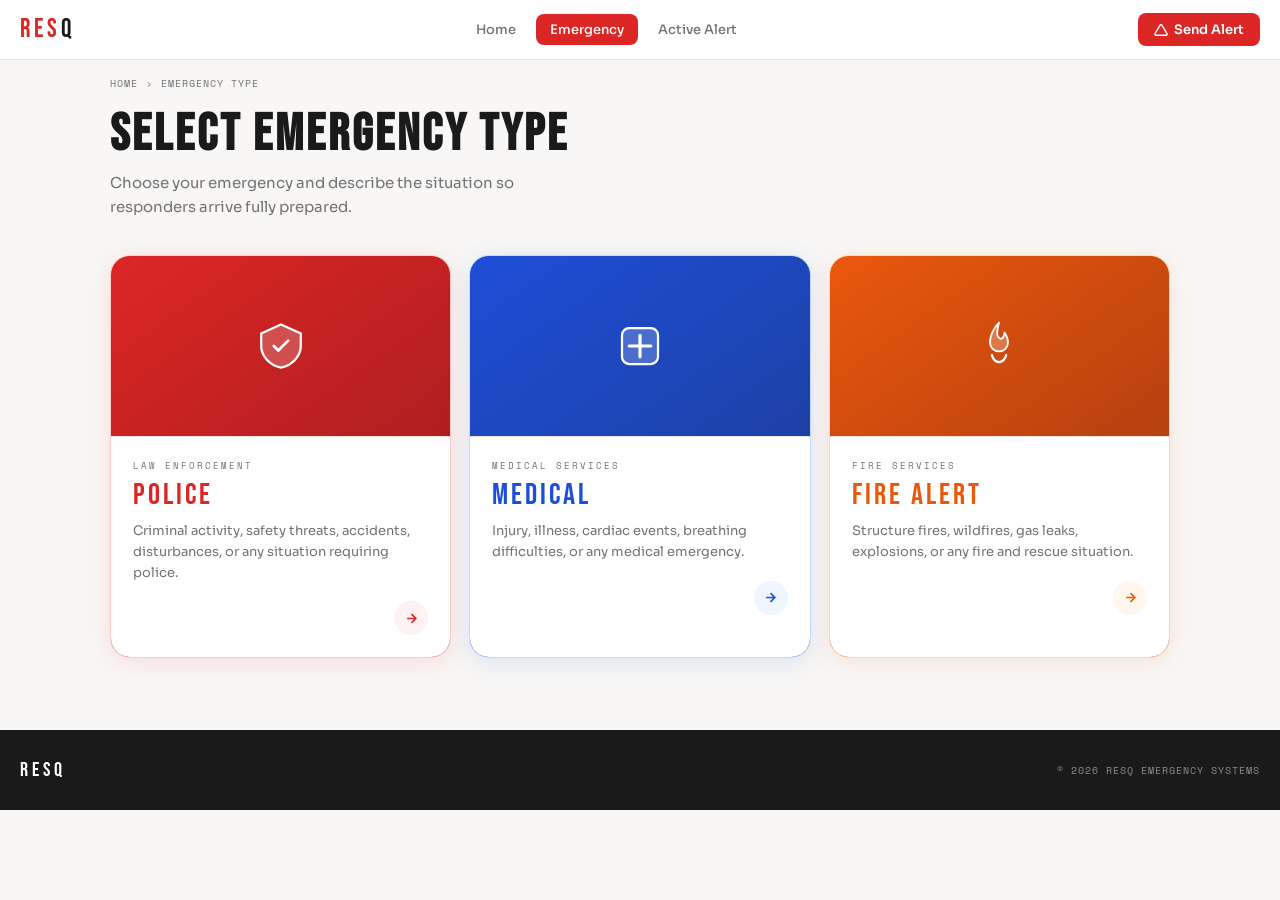
<file: UI_Project/frontend/emergency-type.html>
<!DOCTYPE html>
<html lang="en">
<head>
  <meta charset="UTF-8"/>
  <meta name="viewport" content="width=device-width, initial-scale=1.0"/>
  <title>ResQ — Emergency Type</title>
  <script src="https://cdn.socket.io/4.5.4/socket.io.min.js"></script>
  <link href="https://fonts.googleapis.com/css2?family=Bebas+Neue&family=Space+Mono:wght@400;700&family=Sora:wght@300;400;500;600;700&display=swap" rel="stylesheet"/>
  <link rel="stylesheet" href="emergency_type.css">
</head>
<body>

<nav class="topnav">
  <a href="index.html" class="logo">RES<span>Q</span></a>
  <div class="nav-links">
    <a href="index.html" class="nav-link">Home</a>
    <a href="emergency-type.html" class="nav-link active">Emergency</a>
    <a href="active-alert.html" class="nav-link">Active Alert</a>
  </div>
  <a href="emergency-type.html" class="nav-cta">
    <svg viewBox="0 0 24 24" fill="none" stroke="currentColor" stroke-width="2.5" style="width:14px;height:14px;"><path d="M10.29 3.86L1.82 18a2 2 0 001.71 3h16.94a2 2 0 001.71-3L13.71 3.86a2 2 0 00-3.42 0z"/></svg>
    Send Alert
  </a>
  <button class="hamburger" onclick="toggleMenu()" aria-label="Menu">
    <span id="h1"></span><span id="h2"></span><span id="h3"></span>
  </button>
</nav>

<div class="mobile-menu" id="mobileMenu">
  <a href="index.html" class="mob-link">Home <span>›</span></a>
  <a href="emergency-type.html" class="mob-link active">Emergency Type <span>›</span></a>
  <a href="active-alert.html" class="mob-link">Active Alert <span>›</span></a>
</div>

<div class="page">
  <div class="breadcrumb"><a href="index.html">Home</a><span>›</span><span>Emergency Type</span></div>
  <h1 class="page-title">SELECT EMERGENCY TYPE</h1>
  <p class="page-desc">Choose your emergency and describe the situation so responders arrive fully prepared.</p>

  <div class="cards-grid">

    <div class="ecard card-police" onclick="openPanel('police')">
      <div class="card-img">
        <svg viewBox="0 0 80 80" fill="none" style="width:72px;height:72px;">
          <path d="M40 16L18 26v14c0 11.05 9.4 21.4 22 24.07C52.6 61.4 62 51.05 62 40V26L40 16z" stroke="white" stroke-width="2.5" fill="rgba(255,255,255,0.2)"/>
          <path d="M32 40l5 5 11-11" stroke="white" stroke-width="3" stroke-linecap="round" stroke-linejoin="round"/>
        </svg>
      </div>
      <div class="card-body">
        <div class="card-type">Law Enforcement</div>
        <div class="card-name">POLICE</div>
        <div class="card-desc">Criminal activity, safety threats, accidents, disturbances, or any situation requiring police.</div>
        <div class="card-footer">
          <div class="arrow-btn"><svg viewBox="0 0 24 24" fill="none" stroke="currentColor" stroke-width="2.5" style="width:15px;height:15px;"><path d="M5 12h14M12 5l7 7-7 7"/></svg></div>
        </div>
      </div>
    </div>

    <div class="ecard card-medical" onclick="openPanel('medical')">
      <div class="card-img">
        <svg viewBox="0 0 80 80" fill="none" style="width:72px;height:72px;">
          <rect x="20" y="20" width="40" height="40" rx="8" stroke="white" stroke-width="2.5" fill="rgba(255,255,255,0.2)"/>
          <line x1="40" y1="28" x2="40" y2="52" stroke="white" stroke-width="3.5" stroke-linecap="round"/>
          <line x1="28" y1="40" x2="52" y2="40" stroke="white" stroke-width="3.5" stroke-linecap="round"/>
        </svg>
      </div>
      <div class="card-body">
        <div class="card-type">Medical Services</div>
        <div class="card-name">MEDICAL</div>
        <div class="card-desc">Injury, illness, cardiac events, breathing difficulties, or any medical emergency.</div>
        <div class="card-footer">
          <div class="arrow-btn"><svg viewBox="0 0 24 24" fill="none" stroke="currentColor" stroke-width="2.5" style="width:15px;height:15px;"><path d="M5 12h14M12 5l7 7-7 7"/></svg></div>
        </div>
      </div>
    </div>

    <div class="ecard card-fire" onclick="openPanel('fire')">
      <div class="card-img">
        <svg viewBox="0 0 80 80" fill="none" style="width:72px;height:72px;">
          <path d="M40 14c0 0-10 10-10 22a10 10 0 0 0 20 0c0-4-1.5-7.5-4-11 0 4-2 7-4 7-2 0-4-3-4-6C38 22 40 14 40 14z" stroke="white" stroke-width="2" fill="rgba(255,255,255,0.25)" stroke-linejoin="round"/>
          <path d="M32 50c0 0 2 8 8 8s8-8 8-8" stroke="white" stroke-width="2.5" stroke-linecap="round"/>
        </svg>
      </div>
      <div class="card-body">
        <div class="card-type">Fire Services</div>
        <div class="card-name">FIRE ALERT</div>
        <div class="card-desc">Structure fires, wildfires, gas leaks, explosions, or any fire and rescue situation.</div>
        <div class="card-footer">
          <div class="arrow-btn"><svg viewBox="0 0 24 24" fill="none" stroke="currentColor" stroke-width="2.5" style="width:15px;height:15px;"><path d="M5 12h14M12 5l7 7-7 7"/></svg></div>
        </div>
      </div>
    </div>

  </div>

  <!-- SITUATION PANEL -->
  <div class="situation-wrap" id="situationWrap">
    <div class="sw-header">
      <div class="sw-title" id="swTitle">DESCRIBE THE SITUATION</div>
      <button class="sw-close" onclick="closePanel()">
        <svg viewBox="0 0 24 24" fill="none" stroke="currentColor" stroke-width="2.5" style="width:14px;height:14px;"><line x1="18" y1="6" x2="6" y2="18"/><line x1="6" y1="6" x2="18" y2="18"/></svg>
      </button>
    </div>
    <div class="sw-sub">Select one so responders can prepare before arrival.</div>
    <div class="situations" id="situationBtns"></div>
    <button class="send-btn" id="sendBtn" disabled onclick="sendAlert()">
      <svg viewBox="0 0 24 24" fill="none" stroke="currentColor" stroke-width="2.5" style="width:16px;height:16px;"><path d="M10.29 3.86L1.82 18a2 2 0 001.71 3h16.94a2 2 0 001.71-3L13.71 3.86a2 2 0 00-3.42 0z"/></svg>
      <span id="sendLabel">SEND ALERT</span>
    </button>
  </div>

</div>

<footer>
  <div class="footer-logo">RESQ</div>
  <div>© 2026 RESQ EMERGENCY SYSTEMS</div>
</footer>

<script>
  // ============================================
  // CONFIGURATION - NO AUTHENTICATION
  // ============================================
  const API_BASE = 'http://localhost:3000/api';
  const SOCKET_URL = 'http://localhost:3000';

  console.log('🚀 Emergency Type Page Loaded');
  console.log('Backend:', API_BASE);

  // ============================================
  // GEOLOCATION
  // ============================================
  class GeolocationService {
    getCurrentPosition() {
      return new Promise((resolve, reject) => {
        if (!navigator.geolocation) {
          reject(new Error('Geolocation not supported'));
          return;
        }
        navigator.geolocation.getCurrentPosition(
          (position) => {
            resolve({
              lat: position.coords.latitude,
              lng: position.coords.longitude
            });
          },
          (error) => {
            console.error('Geolocation error:', error);
            reject(error);
          },
          { timeout: 5000, enableHighAccuracy: true }
        );
      });
    }
  }

  const geoService = new GeolocationService();

  // ============================================
  // ALERT SERVICE - SIMPLIFIED, NO AUTH
  // ============================================
  class AlertService {
    async sendAlert(emergencyType, situation) {
      try {
        // 1. Get current location
        console.log('📍 Getting location...');
        const location = await geoService.getCurrentPosition();

        // 2. Prepare alert data
        const alertData = {
          emergencyType: emergencyType,
          location: {
            lat: location.lat,
            lng: location.lng
          },
          contactInfo: {
            phone: '+1234567890',
            name: 'User'
          },
          description: situation
        };

        // 3. Send to backend - NO AUTH HEADERS NEEDED
        console.log('📤 Sending alert to backend...', alertData);
        const response = await fetch(`${API_BASE}/alerts`, {
          method: 'POST',
          headers: {
            'Content-Type': 'application/json'
            // NO Authorization header needed!
          },
          body: JSON.stringify(alertData)
        });

        if (!response.ok) {
          const error = await response.json();
          throw new Error(error.detail || `HTTP ${response.status}`);
        }

        const result = await response.json();
        console.log('✅ Alert created:', result);

        // 4. Save for active-alert page
        localStorage.setItem('current_alert_id', result.alertId);
        localStorage.setItem('resq_alert', JSON.stringify({
          id: result.alertId,
          type: emergencyType,
          situation: situation,
          timestamp: new Date().toISOString(),
          dispatchedUnits: result.dispatchedUnits
        }));

        // 5. Redirect to tracking page
        window.location.href = `active-alert.html?alertId=${result.alertId}`;
        return result;

      } catch (error) {
        console.error('❌ Alert failed:', error);
        alert(`Error sending alert: ${error.message}`);
        throw error;
      }
    }
  }

  const alertService = new AlertService();

  // ============================================
  // SITUATION CONFIGURATION
  // ============================================
  const SITUATIONS = {
    police: {
      title: 'POLICE — SITUATION',
      sendLabel: 'SEND POLICE ALERT',
      btnClass: 'send-btn-police',
      activeClass: 'active-police',
      items: [
        { icon: '🏠', label: 'Break-in / Burglary' },
        { icon: '⚠️', label: 'Assault / Violence' },
        { icon: '💰', label: 'Robbery' },
        { icon: '👤', label: 'Suspicious Person' },
        { icon: '🚗', label: 'Road Accident' },
        { icon: '❓', label: 'Other / Unsure' },
      ]
    },
    medical: {
      title: 'MEDICAL — SITUATION',
      sendLabel: 'SEND MEDICAL ALERT',
      btnClass: 'send-btn-medical',
      activeClass: 'active-medical',
      items: [
        { icon: '❤️', label: 'Chest Pain / Heart' },
        { icon: '😶', label: 'Unconscious / Unresponsive' },
        { icon: '🫁', label: 'Difficulty Breathing' },
        { icon: '🩹', label: 'Severe Bleeding' },
        { icon: '🧠', label: 'Stroke Symptoms' },
        { icon: '💉', label: 'Allergic Reaction' },
        { icon: '⚡', label: 'Seizure' },
        { icon: '❓', label: 'Other / Unsure' },
      ]
    },
    fire: {
      title: 'FIRE — SITUATION',
      sendLabel: 'SEND FIRE ALERT',
      btnClass: 'send-btn-fire',
      activeClass: 'active-fire',
      items: [
        { icon: '🏢', label: 'Building on Fire' },
        { icon: '🚗', label: 'Vehicle Fire' },
        { icon: '🌳', label: 'Wildfire / Bush Fire' },
        { icon: '💨', label: 'Gas Leak' },
        { icon: '🆘', label: 'Person Trapped' },
        { icon: '❓', label: 'Other / Unsure' },
      ]
    }
  };

  let activeType = null, selectedSituation = null, isSending = false;

  // ============================================
  // UI FUNCTIONS
  // ============================================
  function toggleMenu() {
    const m = document.getElementById('mobileMenu');
    const o = m.classList.toggle('open');
    document.getElementById('h1').style.transform = o ? 'translateY(7px) rotate(45deg)' : '';
    document.getElementById('h2').style.opacity = o ? '0' : '1';
    document.getElementById('h3').style.transform = o ? 'translateY(-7px) rotate(-45deg)' : '';
    document.body.style.overflow = o ? 'hidden' : '';
  }

  function openPanel(type) {
    document.querySelectorAll('.ecard').forEach(c => c.classList.remove('selected'));
    document.querySelector('.card-' + type).classList.add('selected');
    activeType = type;
    selectedSituation = null;

    const cfg = SITUATIONS[type];
    document.getElementById('swTitle').textContent = cfg.title;
    const btn = document.getElementById('sendBtn');
    btn.className = 'send-btn ' + cfg.btnClass;
    btn.disabled = true;
    document.getElementById('sendLabel').textContent = cfg.sendLabel;

    document.getElementById('situationBtns').innerHTML = cfg.items.map(item =>
      `<button class="sit-btn" onclick="selectSit(this, '${item.label}')">
        <span class="sit-icon">${item.icon}</span>
        <span class="sit-label">${item.label}</span>
      </button>`
    ).join('');

    const wrap = document.getElementById('situationWrap');
    wrap.classList.add('open');
    setTimeout(() => wrap.scrollIntoView({ behavior: 'smooth', block: 'nearest' }), 60);
  }

  function closePanel() {
    document.getElementById('situationWrap').classList.remove('open');
    document.querySelectorAll('.ecard').forEach(c => c.classList.remove('selected'));
    activeType = null;
    selectedSituation = null;
  }

  function selectSit(btn, label) {
    document.querySelectorAll('#situationBtns .sit-btn').forEach(b =>
      b.classList.remove(SITUATIONS[activeType].activeClass)
    );
    btn.classList.add(SITUATIONS[activeType].activeClass);
    selectedSituation = label;
    document.getElementById('sendBtn').disabled = false;
  }

  async function sendAlert() {
    if (!activeType || !selectedSituation || isSending) return;

    isSending = true;
    const btn = document.getElementById('sendBtn');
    const originalText = btn.innerHTML;
    btn.innerHTML = '<span>SENDING...</span>';
    btn.disabled = true;

    try {
      await alertService.sendAlert(activeType, selectedSituation);
    } catch (error) {
      console.error('Send failed:', error);
      btn.innerHTML = originalText;
      btn.disabled = false;
      isSending = false;
    }
  }
</script>
</body>
</html>
</file>
<file: emergency_type.css>
:root{
      --red:#DC2626;--red-light:#FEF2F2;--red-mid:#FCA5A5;
      --amber:#EA580C;--amber-light:#FFF7ED;
      --blue:#1D4ED8;--blue-light:#EFF6FF;
      --green:#16A34A;
      --bg:#F8F7F5;--border:#E5E2DC;--text:#1A1A1A;--muted:#737373;--subtle:#F5F3F0;
    }
    *{box-sizing:border-box;margin:0;padding:0;}
    body{font-family:'Sora',sans-serif;background:var(--bg);color:var(--text);min-height:100vh;}
    .topnav{position:fixed;top:0;left:0;right:0;height:60px;background:rgba(255,255,255,0.95);backdrop-filter:blur(12px);border-bottom:1px solid var(--border);display:flex;align-items:center;justify-content:space-between;padding:0 20px;z-index:200;}
    .logo{font-family:'Bebas Neue',sans-serif;font-size:26px;letter-spacing:4px;color:var(--red);text-decoration:none;}
    .logo span{color:var(--text);}
    .nav-links{display:flex;align-items:center;gap:6px;}
    .nav-link{padding:7px 14px;border-radius:8px;font-size:13px;font-weight:500;color:var(--muted);text-decoration:none;transition:all 0.2s;}
    .nav-link:hover{background:var(--subtle);color:var(--text);}
    .nav-link.active{background:var(--red);color:white;}
    .nav-cta{display:flex;align-items:center;gap:6px;padding:8px 16px;background:var(--red);color:white;border-radius:8px;font-size:13px;font-weight:600;text-decoration:none;transition:all 0.2s;white-space:nowrap;}
    .nav-cta:hover{background:#B91C1C;}
    .hamburger{display:none;flex-direction:column;gap:5px;cursor:pointer;background:none;border:none;padding:4px;}
    .hamburger span{width:22px;height:2px;background:var(--text);border-radius:2px;transition:all 0.3s;display:block;}
    .mobile-menu{display:none;position:fixed;top:60px;left:0;right:0;bottom:0;background:white;z-index:190;padding:20px 16px;flex-direction:column;gap:8px;overflow-y:auto;}
    .mobile-menu.open{display:flex;}
    .mob-link{padding:16px;border-radius:12px;font-size:16px;font-weight:500;color:var(--text);text-decoration:none;border:1px solid var(--border);display:flex;align-items:center;justify-content:space-between;}
    .mob-link.active{background:var(--red);color:white;border-color:var(--red);}
    .page{padding:76px 20px 48px;max-width:1100px;margin:0 auto;}
    .breadcrumb{display:flex;align-items:center;gap:8px;font-family:'Space Mono',monospace;font-size:10px;color:var(--muted);letter-spacing:1px;text-transform:uppercase;margin-bottom:18px;}
    .breadcrumb a{color:var(--muted);text-decoration:none;}
    /* PILL BAR — always visible */
    .pill-bar{display:none;background:white;border:1px solid var(--border);border-radius:14px;padding:12px 16px;margin-bottom:24px;overflow:hidden;}
    .pill-top{display:flex;align-items:center;justify-content:space-between;margin-bottom:10px;}
    .pill-left{display:flex;align-items:center;gap:10px;}
    .pill-dots{display:flex;gap:5px;align-items:center;}
    .pill-dot{width:8px;height:8px;border-radius:50%;background:var(--border);transition:all 0.35s ease;}
    .pill-dot.done{background:var(--green);}
    .pill-dot.active{background:var(--red);width:22px;border-radius:100px;}
    .pill-dot.active-green{background:var(--green);width:22px;border-radius:100px;}
    .pill-counter{font-family:'Space Mono',monospace;font-size:10px;font-weight:700;color:var(--muted);letter-spacing:1px;}
    .pill-name{font-size:13px;font-weight:600;color:var(--text);}
    .pill-track{width:100%;height:3px;background:var(--subtle);border-radius:100px;overflow:hidden;}
    .pill-fill{height:100%;border-radius:100px;background:var(--red);transition:width 0.5s cubic-bezier(0.4,0,0.2,1),background 0.4s;width:33.33%;}
    /* DESKTOP STEPPER */
    .steps-wrap{margin-bottom:24px;}
    .steps{display:flex;align-items:center;}
    .step{display:flex;align-items:center;gap:10px;}
    .step-circle{width:32px;height:32px;border-radius:50%;display:flex;align-items:center;justify-content:center;font-family:'Space Mono',monospace;font-size:11px;font-weight:700;flex-shrink:0;transition:all 0.35s;border:2px solid var(--border);background:white;color:var(--muted);}
    .step-circle.done{background:var(--green);border-color:var(--green);color:white;}
    .step-circle.active{border-color:var(--red);color:var(--red);background:var(--red-light);}
    .step-info{display:flex;flex-direction:column;}
    .step-num{font-family:'Space Mono',monospace;font-size:8px;letter-spacing:1.5px;text-transform:uppercase;color:var(--muted);}
    .step-label{font-size:12px;font-weight:600;color:var(--muted);transition:color 0.3s;white-space:nowrap;}
    .step-label.active{color:var(--text);}
    .step-label.done{color:var(--green);}
    .step-line{flex:1;height:2px;background:var(--border);margin:0 14px;border-radius:2px;position:relative;overflow:hidden;min-width:32px;}
    .step-line::after{content:'';position:absolute;left:0;top:0;height:100%;width:0%;border-radius:2px;transition:width 0.6s cubic-bezier(0.4,0,0.2,1);}
    .step-line.done::after{width:100%;background:var(--green);}
    .step-line.halfway::after{width:50%;background:var(--red);}
    /* SCREENS */
    .screen.hidden{display:none;}
    /* SCREEN 1 */
    .page-title{font-family:'Bebas Neue',sans-serif;font-size:52px;letter-spacing:3px;line-height:1;margin-bottom:10px;}
    .page-desc{font-size:15px;color:var(--muted);max-width:480px;line-height:1.6;margin-bottom:32px;}
    .cards-grid{display:grid;grid-template-columns:repeat(3,1fr);gap:18px;}
    .ecard{border-radius:20px;overflow:hidden;display:flex;flex-direction:column;border:1.5px solid transparent;transition:transform 0.25s,box-shadow 0.25s;cursor:pointer;-webkit-tap-highlight-color:transparent;}
    .ecard:hover{transform:translateY(-6px);}
    .ecard:active{transform:scale(0.97);}
    .card-img{height:180px;display:flex;align-items:center;justify-content:center;}
    .card-body{padding:22px;background:white;border-top:1.5px solid var(--border);flex:1;}
    .card-type{font-family:'Space Mono',monospace;font-size:9px;letter-spacing:2px;text-transform:uppercase;color:var(--muted);margin-bottom:5px;}
    .card-name{font-family:'Bebas Neue',sans-serif;font-size:30px;letter-spacing:3px;margin-bottom:8px;}
    .card-desc{font-size:13px;color:var(--muted);line-height:1.6;margin-bottom:18px;}
    .card-footer{display:flex;align-items:center;justify-content:flex-end;}
    .arrow-btn{width:34px;height:34px;border-radius:50%;display:flex;align-items:center;justify-content:center;transition:transform 0.2s;}
    .ecard:hover .arrow-btn{transform:translate(3px,-3px);}
    .card-police{background:linear-gradient(145deg,#374151,#111827);border-color:#D1D5DB;box-shadow:0 4px 24px rgba(55,65,81,0.12);}
    .card-police:hover{box-shadow:0 20px 50px rgba(55,65,81,0.22);border-color:#9CA3AF;}
    .card-police .card-name{color:#374151;}.card-police .arrow-btn{background:#F3F4F6;color:#374151;}
    .card-medical{background:linear-gradient(145deg,#1D4ED8,#1E3A8A);border-color:#BFDBFE;box-shadow:0 4px 24px rgba(29,78,216,0.12);}
    .card-medical:hover{box-shadow:0 20px 50px rgba(29,78,216,0.22);border-color:#93C5FD;}
    .card-medical .card-name{color:#1D4ED8;}.card-medical .arrow-btn{background:#EFF6FF;color:#1D4ED8;}
    .card-fire{background:linear-gradient(145deg,#EA580C,#9A3412);border-color:#FED7AA;box-shadow:0 4px 24px rgba(234,88,12,0.12);}
    .card-fire:hover{box-shadow:0 20px 50px rgba(234,88,12,0.22);border-color:#FDBA74;}
    .card-fire .card-name{color:#EA580C;}.card-fire .arrow-btn{background:#FFF7ED;color:#EA580C;}
    /* SCREEN 2 */
    .sit-screen-header{display:flex;align-items:center;gap:14px;margin-bottom:8px;}
    .back-btn{width:38px;height:38px;border-radius:50%;border:1.5px solid var(--border);background:white;cursor:pointer;display:flex;align-items:center;justify-content:center;color:var(--muted);transition:all 0.2s;flex-shrink:0;}
    .back-btn:hover{background:var(--subtle);color:var(--text);}
    .sit-screen-title{font-family:'Bebas Neue',sans-serif;font-size:36px;letter-spacing:2px;line-height:1;}
    .type-badge{display:inline-flex;align-items:center;gap:8px;padding:7px 14px;border-radius:10px;font-size:13px;font-weight:600;margin-bottom:18px;margin-left:52px;}
    .type-badge-police{background:var(--red-light);color:var(--red);border:1px solid var(--red-mid);}
    .type-badge-medical{background:var(--blue-light);color:var(--blue);border:1px solid #93C5FD;}
    .type-badge-fire{background:var(--amber-light);color:var(--amber);border:1px solid #FDBA74;}
    .sit-screen-sub{font-size:14px;color:var(--muted);margin-bottom:22px;margin-left:52px;}
    .situations{display:grid;grid-template-columns:repeat(3,1fr);gap:10px;margin-bottom:24px;}
    .sit-btn{padding:16px 14px;border-radius:14px;border:1.5px solid var(--border);background:white;font-family:'Sora',sans-serif;font-size:13px;font-weight:500;color:var(--text);cursor:pointer;text-align:left;display:flex;flex-direction:column;gap:8px;transition:all 0.15s;-webkit-tap-highlight-color:transparent;box-shadow:0 1px 4px rgba(0,0,0,0.04);}
    .sit-btn:hover{border-color:#bbb;box-shadow:0 4px 12px rgba(0,0,0,0.08);transform:translateY(-1px);}
    .sit-btn:active{transform:scale(0.97);}
    .sit-btn.active-police{background:var(--red-light);border-color:var(--red-mid);color:var(--red);}
    .sit-btn.active-medical{background:var(--blue-light);border-color:#93C5FD;color:var(--blue);}
    .sit-btn.active-fire{background:var(--amber-light);border-color:#FDBA74;color:var(--amber);}
    .sit-icon{font-size:24px;line-height:1;}
    .sit-label{font-size:12px;font-weight:600;line-height:1.3;}
    .send-btn{width:100%;padding:18px;border-radius:14px;border:none;font-family:'Bebas Neue',sans-serif;font-size:20px;letter-spacing:3px;cursor:pointer;display:flex;align-items:center;justify-content:center;gap:10px;transition:all 0.2s;color:white;}
    .send-btn-police{background:var(--red);box-shadow:0 4px 18px rgba(220,38,38,0.28);}
    .send-btn-police:hover{background:#B91C1C;}
    .send-btn-medical{background:var(--blue);box-shadow:0 4px 18px rgba(29,78,216,0.28);}
    .send-btn-medical:hover{background:#1E3A8A;}
    .send-btn-fire{background:var(--amber);box-shadow:0 4px 18px rgba(234,88,12,0.28);}
    .send-btn-fire:hover{background:#9A3412;}
    .send-btn:disabled{opacity:0.3;cursor:not-allowed;box-shadow:none;}
    footer{background:var(--text);color:rgba(255,255,255,0.5);padding:28px 20px;display:flex;align-items:center;justify-content:space-between;font-family:'Space Mono',monospace;font-size:10px;letter-spacing:1px;flex-wrap:wrap;gap:12px;margin-top:48px;}
    .footer-logo{font-family:'Bebas Neue',sans-serif;font-size:20px;letter-spacing:4px;color:white;}
    @media(max-width:900px){
      .cards-grid{grid-template-columns:1fr;gap:14px;}
      .ecard{flex-direction:row;}
      .card-img{width:120px;height:auto;min-height:110px;flex-shrink:0;}
      .card-body{padding:18px;}
      .card-desc{display:none;}
      .page-title{font-size:42px;}
      .situations{grid-template-columns:repeat(2,1fr);}
    }
    @media(max-width:768px){
      .topnav{padding:0 16px;}
      .nav-links,.nav-cta{display:none;}
      .hamburger{display:flex;}
      .page{padding:68px 16px 40px;}
      .page-title{font-size:34px;}
      .page-desc{font-size:14px;margin-bottom:20px;}
      .steps-wrap{display:none;}
      .pill-bar{display:block;}
      .cards-grid{grid-template-columns:1fr;gap:12px;}
      .ecard{flex-direction:row;border-radius:16px;}
      .card-img{width:100px;min-height:90px;flex-shrink:0;}
      .card-body{padding:14px 16px;}
      .card-name{font-size:24px;margin-bottom:4px;}
      .card-desc{display:none;}
      .sit-screen-title{font-size:28px;}
      .type-badge,.sit-screen-sub{margin-left:0;}
      .situations{grid-template-columns:1fr 1fr;gap:8px;}
      .sit-btn{padding:14px 10px;gap:6px;}
      .sit-icon{font-size:22px;}
      footer{flex-direction:column;align-items:flex-start;padding:20px 16px;}
    }
    @media(max-width:380px){.sit-label{font-size:11px;}}
</file>
<file: UI_Project/frontend/active_alert.css>
:root {
      --red:#DC2626; --red-light:#FEF2F2; --red-mid:#FCA5A5;
      --blue:#1D4ED8; --blue-light:#EFF6FF;
      --green:#16A34A; --green-light:#F0FDF4;
      --amber:#EA580C; --amber-light:#FFF7ED;
      --bg:#F8F7F5; --border:#E5E2DC; --text:#1A1A1A; --muted:#737373; --subtle:#F5F3F0;
    }
    *{box-sizing:border-box;margin:0;padding:0;}
    body{font-family:'Sora',sans-serif;background:var(--bg);color:var(--text);min-height:100vh;}

    .topnav{position:fixed;top:0;left:0;right:0;height:60px;background:rgba(255,255,255,0.95);backdrop-filter:blur(12px);border-bottom:1px solid var(--border);display:flex;align-items:center;justify-content:space-between;padding:0 20px;z-index:200;}
    .logo{font-family:'Bebas Neue',sans-serif;font-size:26px;letter-spacing:4px;color:var(--red);text-decoration:none;}
    .logo span{color:var(--text);}
    .nav-links{display:flex;align-items:center;gap:6px;}
    .nav-link{padding:7px 14px;border-radius:8px;font-size:13px;font-weight:500;color:var(--muted);text-decoration:none;transition:all 0.2s;}
    .nav-link:hover{background:var(--subtle);color:var(--text);}
    .nav-link.active{background:var(--red);color:white;}
    .hamburger{display:none;flex-direction:column;gap:5px;cursor:pointer;background:none;border:none;padding:4px;}
    .hamburger span{width:22px;height:2px;background:var(--text);border-radius:2px;transition:all 0.3s;display:block;}
    .mobile-menu{display:none;position:fixed;top:60px;left:0;right:0;bottom:0;background:white;z-index:190;padding:20px 16px;flex-direction:column;gap:8px;overflow-y:auto;}
    .mobile-menu.open{display:flex;}
    .mob-link{padding:16px;border-radius:12px;font-size:16px;font-weight:500;color:var(--text);text-decoration:none;border:1px solid var(--border);display:flex;align-items:center;justify-content:space-between;}
    .mob-link.active{background:var(--red);color:white;border-color:var(--red);}

    .page{max-width:640px;margin:0 auto;padding:80px 20px 60px;}

    /* ARRIVED BANNER */
    .arrived-banner{background:var(--green-light);border:1px solid #BBF7D0;border-radius:16px;padding:20px 24px;display:none;align-items:center;gap:14px;margin-bottom:20px;}
    .arrived-banner.show{display:flex;}
    .arrived-icon{font-size:28px;}
    .arrived-text{font-weight:600;font-size:15px;color:var(--green);}
    .arrived-sub{font-size:12px;color:#166534;margin-top:2px;}

    /* ALERT HEADER */
    .alert-header{background:white;border:1px solid var(--border);border-radius:20px;padding:28px 24px;margin-bottom:20px;position:relative;overflow:hidden;}
    .alert-header::before{content:'';position:absolute;top:0;left:0;right:0;height:4px;}
    .stripe-police::before{background:linear-gradient(90deg,var(--red),#EF4444);}
    .stripe-medical::before{background:linear-gradient(90deg,var(--blue),#3B82F6);}
    .stripe-fire::before{background:linear-gradient(90deg,var(--amber),#F97316);}
    .ah-top{display:flex;align-items:center;justify-content:space-between;margin-bottom:18px;}
    .alert-badge{display:inline-flex;align-items:center;gap:7px;padding:6px 14px;border-radius:100px;font-size:11px;font-weight:700;letter-spacing:1.5px;text-transform:uppercase;}
    .badge-police{background:var(--red-light);border:1px solid var(--red-mid);color:var(--red);}
    .badge-medical{background:var(--blue-light);border:1px solid #93C5FD;color:var(--blue);}
    .badge-fire{background:var(--amber-light);border:1px solid #FDBA74;color:var(--amber);}
    .pulse-dot{width:7px;height:7px;border-radius:50%;animation:blink 1.2s infinite;}
    .pd-police{background:var(--red);}
    .pd-medical{background:var(--blue);}
    .pd-fire{background:var(--amber);}
    @keyframes blink{0%,100%{opacity:1}50%{opacity:0.2}}
    .alert-id{font-family:'Space Mono',monospace;font-size:11px;color:var(--muted);letter-spacing:1px;}
    .alert-type-row{display:flex;align-items:center;gap:14px;margin-bottom:10px;}
    .alert-icon{font-size:38px;flex-shrink:0;}
    .alert-type-name{font-family:'Bebas Neue',sans-serif;font-size:30px;letter-spacing:2px;}
    .situation-tag{display:none;align-items:center;gap:6px;padding:5px 12px;border-radius:8px;font-size:12px;font-weight:600;margin-top:8px;width:fit-content;}
    .situation-tag.visible{display:inline-flex;}
    .st-police{background:var(--red-light);color:var(--red);}
    .st-medical{background:var(--blue-light);color:var(--blue);}
    .st-fire{background:var(--amber-light);color:var(--amber);}
    .alert-meta{font-size:12px;color:var(--muted);display:flex;gap:16px;flex-wrap:wrap;margin-top:10px;}
    .alert-meta span{display:flex;align-items:center;gap:5px;}

    /* PROGRESS */
    .progress-wrap{background:white;border:1px solid var(--border);border-radius:14px;padding:16px 20px;margin-bottom:20px;}
    .progress-label{display:flex;justify-content:space-between;align-items:center;margin-bottom:10px;}
    .progress-title{font-family:'Space Mono',monospace;font-size:9px;letter-spacing:2px;text-transform:uppercase;color:var(--muted);}
    .progress-pct{font-family:'Bebas Neue',sans-serif;font-size:16px;letter-spacing:2px;color:var(--green);}
    .progress-track{height:8px;background:var(--subtle);border-radius:100px;overflow:hidden;}
    .progress-fill{height:100%;border-radius:100px;background:linear-gradient(90deg,var(--green),#22C55E);transition:width 1.2s cubic-bezier(0.4,0,0.2,1);width:0%;}

    /* TIMELINE */
    .timeline-card{background:white;border:1px solid var(--border);border-radius:20px;padding:28px 24px;margin-bottom:20px;}
    .tc-title{font-size:11px;font-weight:600;letter-spacing:2px;text-transform:uppercase;color:var(--muted);margin-bottom:24px;font-family:'Space Mono',monospace;}
    .tl-item{display:flex;gap:16px;padding-bottom:28px;}
    .tl-item:last-child{padding-bottom:0;}
    .tl-left{display:flex;flex-direction:column;align-items:center;flex-shrink:0;width:36px;}
    .tl-dot{width:36px;height:36px;border-radius:50%;display:flex;align-items:center;justify-content:center;flex-shrink:0;transition:all 0.5s;position:relative;z-index:1;}
    .tl-dot.done{background:var(--green);box-shadow:0 0 0 6px rgba(22,163,74,0.12);}
    .tl-dot.step-active-police{background:var(--red);box-shadow:0 0 0 8px rgba(220,38,38,0.12);animation:pulse 2s ease-in-out infinite;}
    .tl-dot.step-active-medical{background:var(--blue);box-shadow:0 0 0 8px rgba(29,78,216,0.12);animation:pulse 2s ease-in-out infinite;}
    .tl-dot.step-active-fire{background:var(--amber);box-shadow:0 0 0 8px rgba(234,88,12,0.12);animation:pulse 2s ease-in-out infinite;}
    @keyframes pulse{0%,100%{opacity:1}50%{opacity:0.8}}
    .tl-dot.pending{background:var(--subtle);border:2px solid var(--border);}
    .tl-dot svg{width:16px;height:16px;}
    .tl-line{flex:1;width:2px;background:var(--border);margin-top:4px;transition:background 0.5s;}
    .tl-line.done{background:var(--green);}
    .tl-content{padding-top:6px;flex:1;}
    .tl-step{font-weight:600;font-size:14px;margin-bottom:3px;}
    .tl-step.done{color:var(--green);}
    .tl-step.active-police{color:var(--red);}
    .tl-step.active-medical{color:var(--blue);}
    .tl-step.active-fire{color:var(--amber);}
    .tl-step.pending{color:var(--muted);}
    .tl-desc{font-size:12px;color:var(--muted);line-height:1.5;margin-bottom:4px;}
    .tl-time{font-family:'Space Mono',monospace;font-size:10px;color:var(--green);letter-spacing:1px;display:none;}
    .tl-time.visible{display:block;}

    /* LOCATION */
    .location-card{background:white;border:1px solid var(--border);border-radius:20px;padding:24px;margin-bottom:20px;}
    .lc-top{display:flex;align-items:center;gap:10px;margin-bottom:16px;}
    .lc-icon{width:38px;height:38px;border-radius:10px;background:#EFF6FF;display:flex;align-items:center;justify-content:center;}
    .lc-title{font-weight:600;font-size:14px;}
    .lc-sub{font-size:12px;color:var(--muted);}
    .map-placeholder{width:100%;height:160px;background:linear-gradient(135deg,#EFF6FF,#DBEAFE,#EFF6FF);border-radius:12px;display:flex;flex-direction:column;align-items:center;justify-content:center;gap:8px;border:1px solid #BFDBFE;position:relative;overflow:hidden;}
    .map-placeholder::before{content:'';position:absolute;inset:0;background:repeating-linear-gradient(0deg,transparent,transparent 20px,rgba(29,78,216,0.04) 20px,rgba(29,78,216,0.04) 21px),repeating-linear-gradient(90deg,transparent,transparent 20px,rgba(29,78,216,0.04) 20px,rgba(29,78,216,0.04) 21px);}
    .map-pin{font-size:32px;position:relative;z-index:1;animation:pinBounce 2s ease-in-out infinite;}
    @keyframes pinBounce{0%,100%{transform:translateY(0)}50%{transform:translateY(-6px)}}
    .map-coords{font-family:'Space Mono',monospace;font-size:10px;color:var(--blue);letter-spacing:1px;position:relative;z-index:1;}

    .cancel-btn{width:100%;padding:16px;border:2px solid var(--border);border-radius:14px;background:white;color:var(--muted);font-family:'Sora',sans-serif;font-size:14px;font-weight:500;cursor:pointer;transition:all 0.2s;margin-bottom:12px;}
    .cancel-btn:hover{border-color:var(--red);color:var(--red);}
    .new-alert-btn{width:100%;padding:16px;border-radius:14px;background:var(--red);color:white;font-family:'Bebas Neue',sans-serif;font-size:18px;letter-spacing:3px;cursor:pointer;border:none;text-decoration:none;display:flex;align-items:center;justify-content:center;gap:8px;transition:all 0.2s;box-shadow:0 4px 20px rgba(220,38,38,0.25);}
    .new-alert-btn:hover{background:#B91C1C;}

    @media(max-width:768px){
      .topnav{padding:0 16px;}
      .nav-links{display:none;}
      .hamburger{display:flex;}
      .page{padding:72px 16px 48px;}
    }
</file>
<file: UI_Project/frontend/emergency_type.css>
:root{
      --red:#DC2626;--red-light:#FEF2F2;--red-mid:#FCA5A5;
      --amber:#EA580C;--amber-light:#FFF7ED;
      --blue:#1D4ED8;--blue-light:#EFF6FF;
      --green:#16A34A;
      --bg:#F8F7F5;--border:#E5E2DC;--text:#1A1A1A;--muted:#737373;--subtle:#F5F3F0;
    }
    *{box-sizing:border-box;margin:0;padding:0;}
    body{font-family:'Sora',sans-serif;background:var(--bg);color:var(--text);min-height:100vh;}

    /* NAV */
    .topnav{position:fixed;top:0;left:0;right:0;height:60px;background:rgba(255,255,255,0.95);backdrop-filter:blur(12px);border-bottom:1px solid var(--border);display:flex;align-items:center;justify-content:space-between;padding:0 20px;z-index:200;}
    .logo{font-family:'Bebas Neue',sans-serif;font-size:26px;letter-spacing:4px;color:var(--red);text-decoration:none;}
    .logo span{color:var(--text);}
    .nav-links{display:flex;align-items:center;gap:6px;}
    .nav-link{padding:7px 14px;border-radius:8px;font-size:13px;font-weight:500;color:var(--muted);text-decoration:none;transition:all 0.2s;}
    .nav-link:hover{background:var(--subtle);color:var(--text);}
    .nav-link.active{background:var(--red);color:white;}
    .nav-cta{display:flex;align-items:center;gap:6px;padding:8px 16px;background:var(--red);color:white;border-radius:8px;font-size:13px;font-weight:600;text-decoration:none;transition:all 0.2s;white-space:nowrap;}
    .nav-cta:hover{background:#B91C1C;}
    .hamburger{display:none;flex-direction:column;gap:5px;cursor:pointer;background:none;border:none;padding:4px;}
    .hamburger span{width:22px;height:2px;background:var(--text);border-radius:2px;transition:all 0.3s;display:block;}
    .mobile-menu{display:none;position:fixed;top:60px;left:0;right:0;bottom:0;background:white;z-index:190;padding:20px 16px;flex-direction:column;gap:8px;overflow-y:auto;}
    .mobile-menu.open{display:flex;}
    .mob-link{padding:16px;border-radius:12px;font-size:16px;font-weight:500;color:var(--text);text-decoration:none;border:1px solid var(--border);display:flex;align-items:center;justify-content:space-between;}
    .mob-link.active{background:var(--red);color:white;border-color:var(--red);}

    /* PAGE */
    .page{padding:76px 20px 48px;max-width:1100px;margin:0 auto;}
    .breadcrumb{display:flex;align-items:center;gap:8px;font-family:'Space Mono',monospace;font-size:10px;color:var(--muted);letter-spacing:1px;text-transform:uppercase;margin-bottom:18px;}
    .breadcrumb a{color:var(--muted);text-decoration:none;}
    .breadcrumb a:hover{color:var(--text);}
    .page-title{font-family:'Bebas Neue',sans-serif;font-size:52px;letter-spacing:3px;line-height:1;margin-bottom:10px;}
    .page-desc{font-size:15px;color:var(--muted);max-width:480px;line-height:1.6;margin-bottom:36px;}

    /* CARDS — original 3-col grid */
    .cards-grid{display:grid;grid-template-columns:repeat(3,1fr);gap:18px;margin-bottom:24px;}

    .ecard{border-radius:20px;overflow:hidden;display:flex;flex-direction:column;border:1.5px solid transparent;transition:transform 0.25s,box-shadow 0.25s,border-color 0.2s;cursor:pointer;-webkit-tap-highlight-color:transparent;}
    .ecard:hover{transform:translateY(-6px);}
    .ecard:active{transform:scale(0.98);}
    .ecard.selected{transform:translateY(-4px);}

    .card-img{height:180px;display:flex;align-items:center;justify-content:center;}
    .card-body{padding:22px;background:white;border-top:1.5px solid var(--border);flex:1;}
    .card-type{font-family:'Space Mono',monospace;font-size:9px;letter-spacing:2px;text-transform:uppercase;color:var(--muted);margin-bottom:5px;}
    .card-name{font-family:'Bebas Neue',sans-serif;font-size:30px;letter-spacing:3px;margin-bottom:8px;}
    .card-desc{font-size:13px;color:var(--muted);line-height:1.6;margin-bottom:18px;}
    .card-footer{display:flex;align-items:center;justify-content:flex-end;}
    .arrow-btn{width:34px;height:34px;border-radius:50%;display:flex;align-items:center;justify-content:center;transition:transform 0.25s;}
    .ecard:hover .arrow-btn{transform:translate(3px,-3px);}
    .ecard.selected .arrow-btn{transform:rotate(90deg);}

    .card-police{background:linear-gradient(145deg,#DC2626,#991B1B);border-color:#FECACA;box-shadow:0 4px 24px rgba(220,38,38,0.12);}
    .card-police:hover,.card-police.selected{box-shadow:0 20px 50px rgba(220,38,38,0.22);border-color:#FCA5A5;}
    .card-police .card-name{color:#DC2626;}.card-police .arrow-btn{background:#FEF2F2;color:#DC2626;}

    .card-medical{background:linear-gradient(145deg,#1D4ED8,#1E3A8A);border-color:#BFDBFE;box-shadow:0 4px 24px rgba(29,78,216,0.12);}
    .card-medical:hover,.card-medical.selected{box-shadow:0 20px 50px rgba(29,78,216,0.22);border-color:#93C5FD;}
    .card-medical .card-name{color:#1D4ED8;}.card-medical .arrow-btn{background:#EFF6FF;color:#1D4ED8;}

    .card-fire{background:linear-gradient(145deg,#EA580C,#9A3412);border-color:#FED7AA;box-shadow:0 4px 24px rgba(234,88,12,0.12);}
    .card-fire:hover,.card-fire.selected{box-shadow:0 20px 50px rgba(234,88,12,0.22);border-color:#FDBA74;}
    .card-fire .card-name{color:#EA580C;}.card-fire .arrow-btn{background:#FFF7ED;color:#EA580C;}

    /* SITUATION PANEL — slides in below grid */
    .situation-wrap{display:none;background:white;border:1.5px solid var(--border);border-radius:20px;padding:28px;margin-bottom:28px;animation:slideDown 0.25s ease;}
    .situation-wrap.open{display:block;}
    @keyframes slideDown{from{opacity:0;transform:translateY(-8px)}to{opacity:1;transform:translateY(0)}}

    .sw-header{display:flex;align-items:center;justify-content:space-between;margin-bottom:6px;}
    .sw-title{font-family:'Bebas Neue',sans-serif;font-size:22px;letter-spacing:2px;}
    .sw-close{width:32px;height:32px;border-radius:50%;border:1.5px solid var(--border);background:none;cursor:pointer;display:flex;align-items:center;justify-content:center;color:var(--muted);transition:all 0.2s;flex-shrink:0;}
    .sw-close:hover{background:var(--subtle);color:var(--text);}
    .sw-sub{font-size:13px;color:var(--muted);margin-bottom:22px;}

    .situations{display:grid;grid-template-columns:repeat(3,1fr);gap:10px;margin-bottom:24px;}
    .sit-btn{padding:14px 12px;border-radius:12px;border:1.5px solid var(--border);background:var(--subtle);font-family:'Sora',sans-serif;font-size:13px;font-weight:500;color:var(--text);cursor:pointer;text-align:left;display:flex;align-items:center;gap:10px;transition:all 0.15s;-webkit-tap-highlight-color:transparent;}
    .sit-btn:hover{border-color:#ccc;background:white;box-shadow:0 2px 8px rgba(0,0,0,0.06);}
    .sit-btn.active-police{background:var(--red-light);border-color:var(--red-mid);color:var(--red);}
    .sit-btn.active-medical{background:var(--blue-light);border-color:#93C5FD;color:var(--blue);}
    .sit-btn.active-fire{background:var(--amber-light);border-color:#FDBA74;color:var(--amber);}
    .sit-icon{font-size:20px;flex-shrink:0;}
    .sit-label{font-size:12px;font-weight:600;line-height:1.3;}

    .send-btn{width:100%;padding:17px;border-radius:14px;border:none;font-family:'Bebas Neue',sans-serif;font-size:19px;letter-spacing:3px;cursor:pointer;display:flex;align-items:center;justify-content:center;gap:8px;transition:all 0.2s;color:white;}
    .send-btn-police{background:var(--red);box-shadow:0 4px 18px rgba(220,38,38,0.28);}
    .send-btn-police:hover{background:#B91C1C;}
    .send-btn-medical{background:var(--blue);box-shadow:0 4px 18px rgba(29,78,216,0.28);}
    .send-btn-medical:hover{background:#1E3A8A;}
    .send-btn-fire{background:var(--amber);box-shadow:0 4px 18px rgba(234,88,12,0.28);}
    .send-btn-fire:hover{background:#9A3412;}
    .send-btn:disabled{opacity:0.35;cursor:not-allowed;box-shadow:none;}

    footer{background:var(--text);color:rgba(255,255,255,0.5);padding:28px 20px;display:flex;align-items:center;justify-content:space-between;font-family:'Space Mono',monospace;font-size:10px;letter-spacing:1px;flex-wrap:wrap;gap:12px;}
    .footer-logo{font-family:'Bebas Neue',sans-serif;font-size:20px;letter-spacing:4px;color:white;}

    @media(max-width:900px){
      .cards-grid{grid-template-columns:1fr;gap:14px;}
      .ecard{flex-direction:row;}
      .card-img{width:120px;height:auto;min-height:110px;flex-shrink:0;}
      .card-body{padding:18px;}
      .card-desc{display:none;}
      .page-title{font-size:42px;}
      .situations{grid-template-columns:repeat(2,1fr);}
    }
    @media(max-width:768px){
      .topnav{padding:0 16px;}
      .nav-links,.nav-cta{display:none;}
      .hamburger{display:flex;}
      .page{padding:68px 16px 40px;}
      .page-title{font-size:38px;}
      .page-desc{font-size:14px;margin-bottom:24px;}
      .cards-grid{grid-template-columns:1fr;gap:12px;margin-bottom:16px;}
      .ecard{flex-direction:row;border-radius:16px;}
      .card-img{width:110px;min-height:100px;flex-shrink:0;}
      .card-body{padding:16px 18px;}
      .card-name{font-size:26px;margin-bottom:4px;}
      .card-desc{display:none;}
      .situation-wrap{padding:20px 16px;}
      .situations{grid-template-columns:1fr 1fr;}
      footer{flex-direction:column;align-items:flex-start;padding:20px 16px;}
    }
    @media(max-width:400px){.situations{grid-template-columns:1fr;}}
</file>
